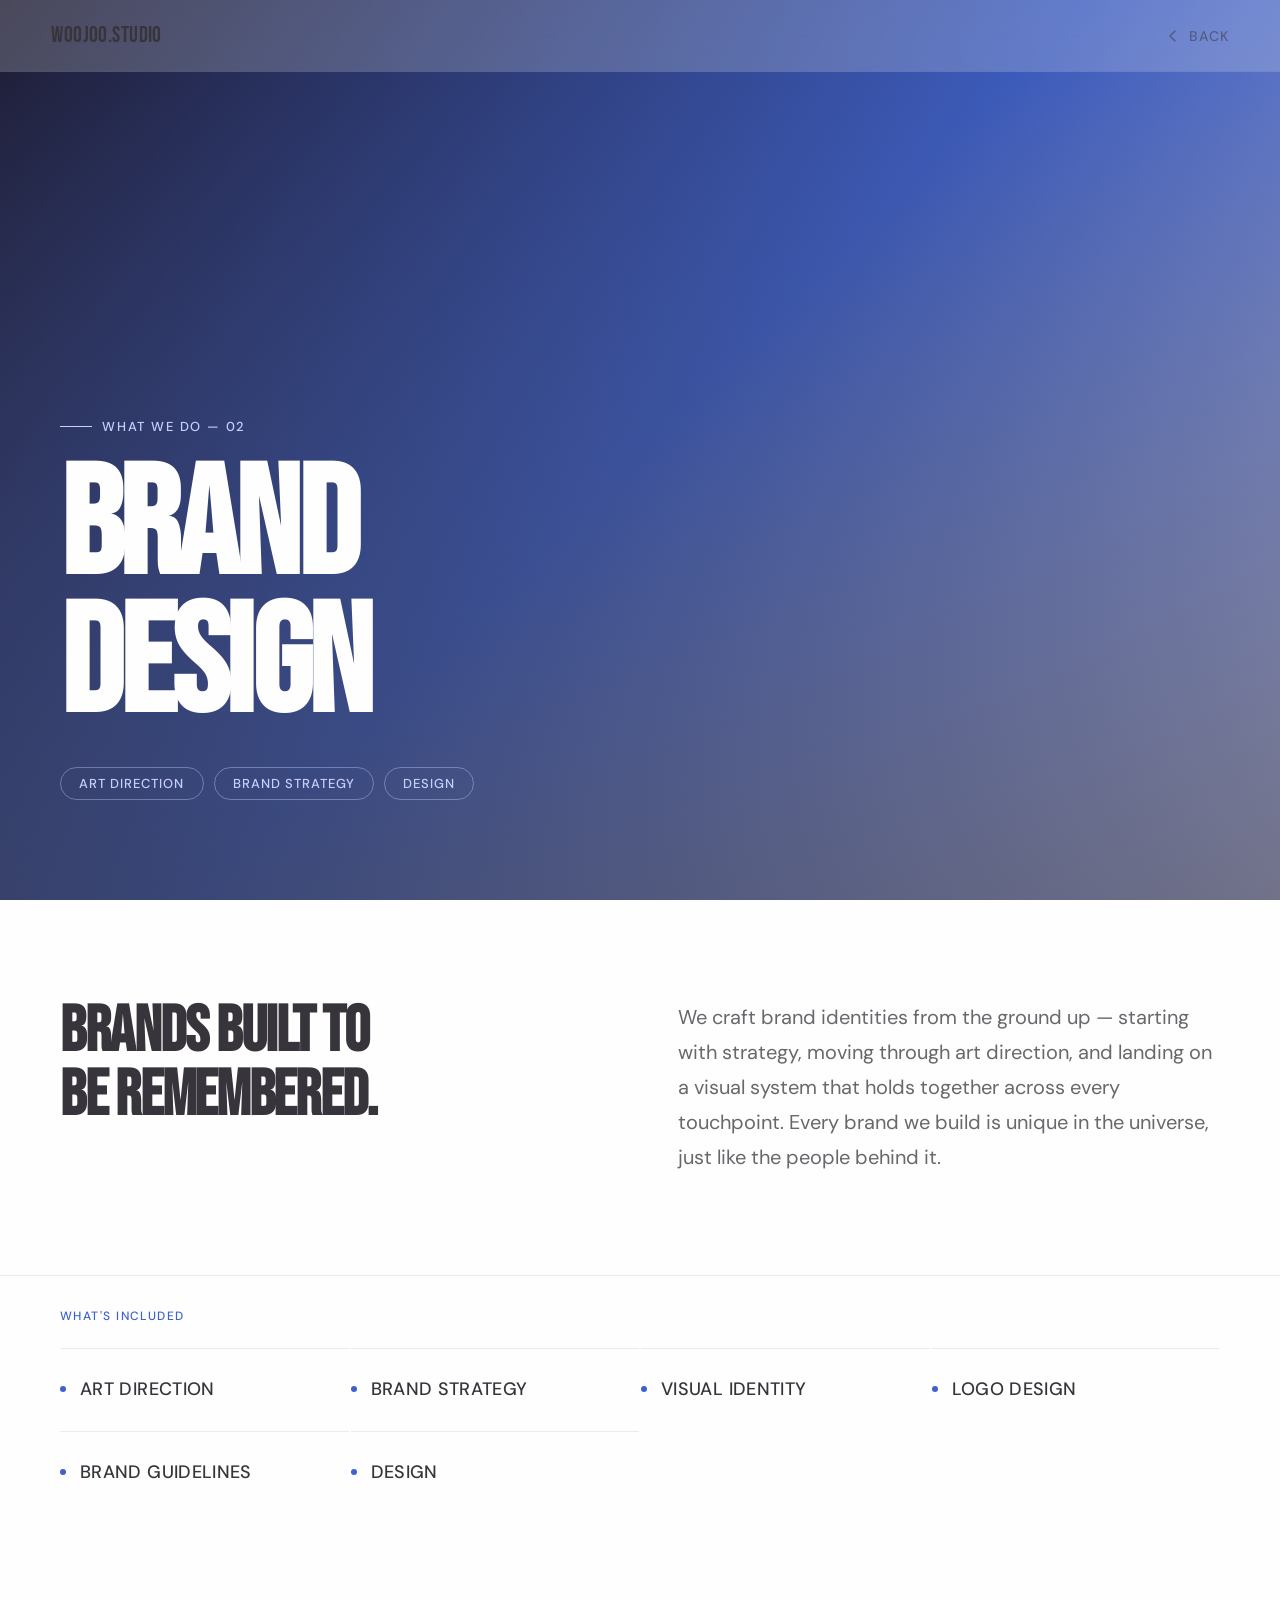
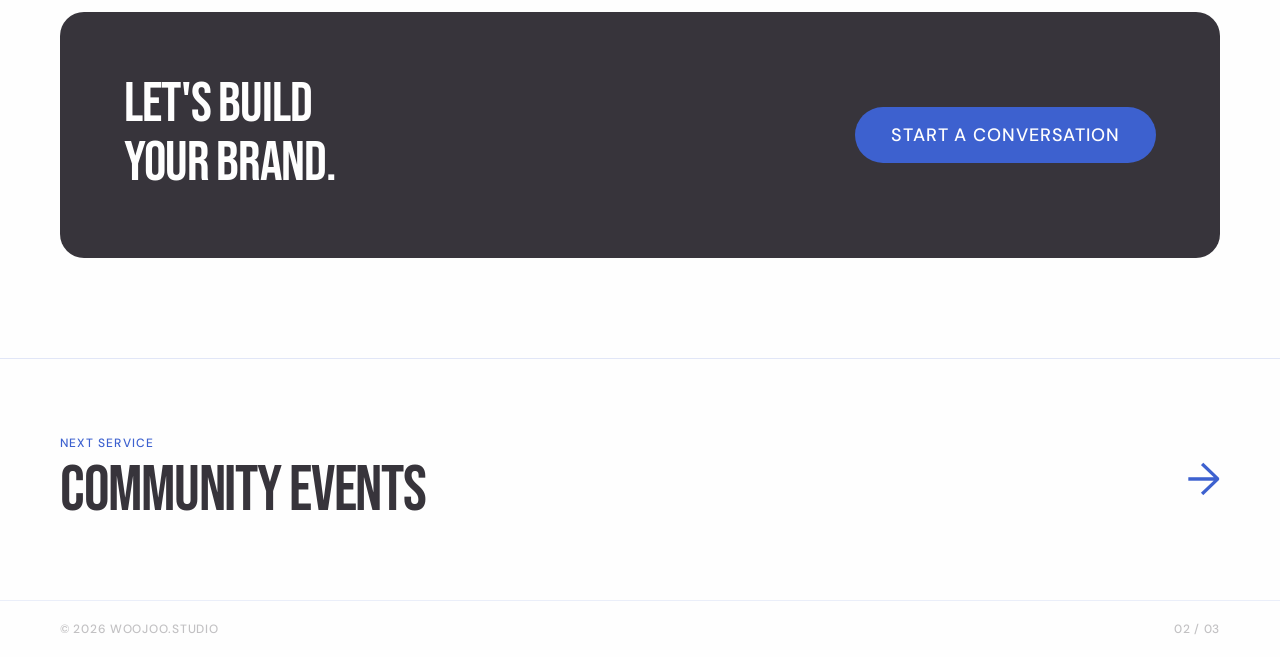
<file: services/brand/index.html>
<!DOCTYPE html>
<html lang="en">
<head>
  <meta charset="UTF-8" />
  <meta name="viewport" content="width=device-width, initial-scale=1.0" />
  <title>Brand Design — Woojoo.Studio</title>
  <link rel="preconnect" href="https://fonts.googleapis.com" />
  <link rel="preconnect" href="https://fonts.gstatic.com" crossorigin />
  <link href="https://fonts.googleapis.com/css2?family=Bebas+Neue&family=DM+Sans:wght@400;500;700&display=swap" rel="stylesheet" />
  <link rel="stylesheet" href="../service.css" />
</head>
<body>

  <nav class="nav">
    <a href="../../index.html" class="nav__logo">Woojoo.Studio</a>
    <a href="../../index.html" class="nav__back">
      <svg width="16" height="16" viewBox="0 0 16 16" fill="none">
        <path d="M10 3L5 8l5 5" stroke="currentColor" stroke-width="1.5" stroke-linecap="round" stroke-linejoin="round"/>
      </svg>
      Back
    </a>
  </nav>

  <section class="service-hero">
    <div class="service-hero__bg service-hero__bg--brand"></div>
    <div class="service-hero__overlay"></div>
    <div class="service-hero__content">
      <p class="service-hero__eyebrow">What we do — 02</p>
      <h1 class="service-hero__title">Brand<br/>Design</h1>
      <div class="service-hero__tags">
        <span class="service-hero__tag">Art Direction</span>
        <span class="service-hero__tag">Brand Strategy</span>
        <span class="service-hero__tag">Design</span>
      </div>
    </div>
  </section>

  <div class="service-body reveal">
    <h2 class="service-body__heading">Brands built to<br/>be remembered.</h2>
    <p class="service-body__text">
      We craft brand identities from the ground up — starting with strategy,
      moving through art direction, and landing on a visual system that holds
      together across every touchpoint. Every brand we build is unique in the universe,
      just like the people behind it.
    </p>
  </div>

  <div class="service-offerings reveal">
    <p class="service-offerings__title">What's included</p>
    <div class="service-offerings__grid">
      <div class="service-offering-item">
        <div class="service-offering-item__dot"></div>
        <span class="service-offering-item__label">Art Direction</span>
      </div>
      <div class="service-offering-item">
        <div class="service-offering-item__dot"></div>
        <span class="service-offering-item__label">Brand Strategy</span>
      </div>
      <div class="service-offering-item">
        <div class="service-offering-item__dot"></div>
        <span class="service-offering-item__label">Visual Identity</span>
      </div>
      <div class="service-offering-item">
        <div class="service-offering-item__dot"></div>
        <span class="service-offering-item__label">Logo Design</span>
      </div>
      <div class="service-offering-item">
        <div class="service-offering-item__dot"></div>
        <span class="service-offering-item__label">Brand Guidelines</span>
      </div>
      <div class="service-offering-item">
        <div class="service-offering-item__dot"></div>
        <span class="service-offering-item__label">Design</span>
      </div>
    </div>
  </div>

  <div class="service-cta reveal">
    <p class="service-cta__text">Let's build<br/>your brand.</p>
    <a href="mailto:hello@woojoo.studio" class="service-cta__btn">Start a conversation</a>
  </div>

  <a href="../community/index.html" class="next-service reveal">
    <div>
      <span class="next-service__label">Next Service</span>
      <p class="next-service__title">Community Events</p>
    </div>
    <span class="next-service__arrow">→</span>
  </a>

  <footer class="service-footer">
    <span>© 2026 Woojoo.Studio</span>
    <span>02 / 03</span>
  </footer>

  <script src="../service.js"></script>
</body>
</html>
</file>
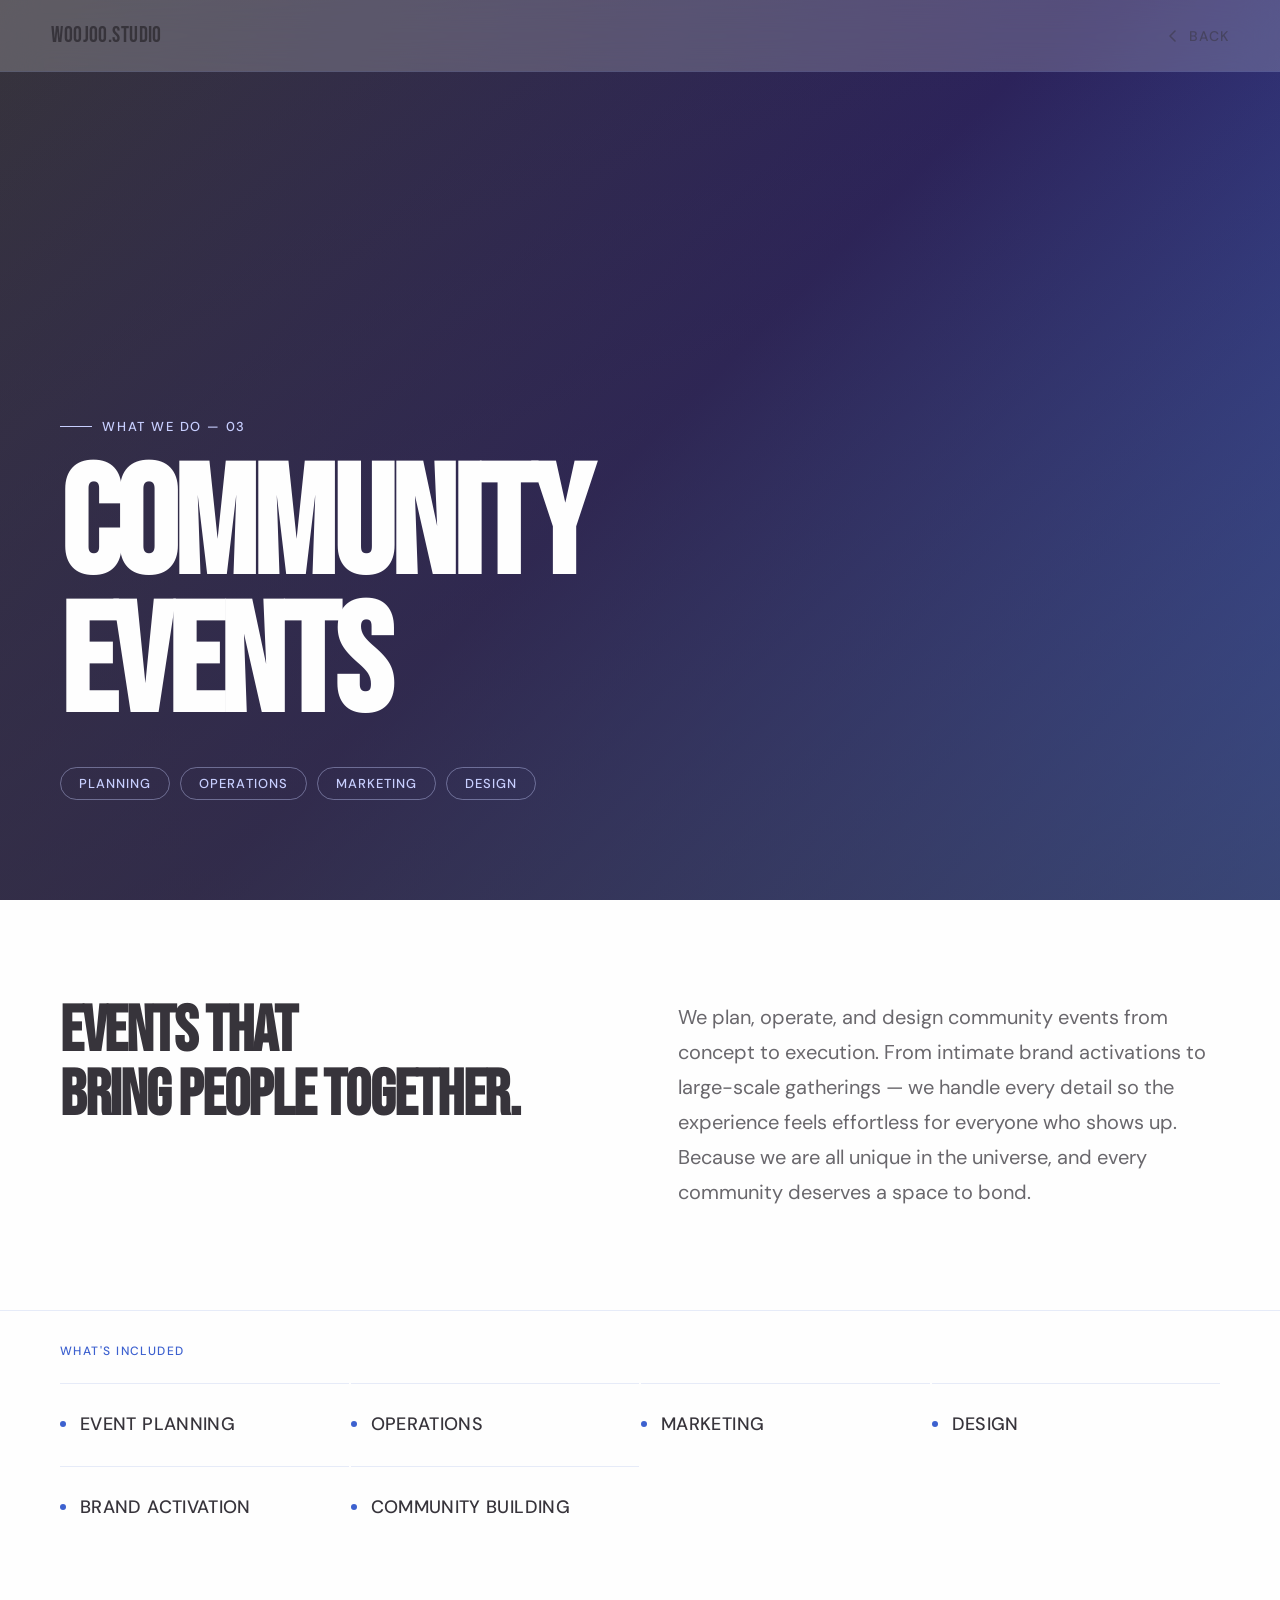
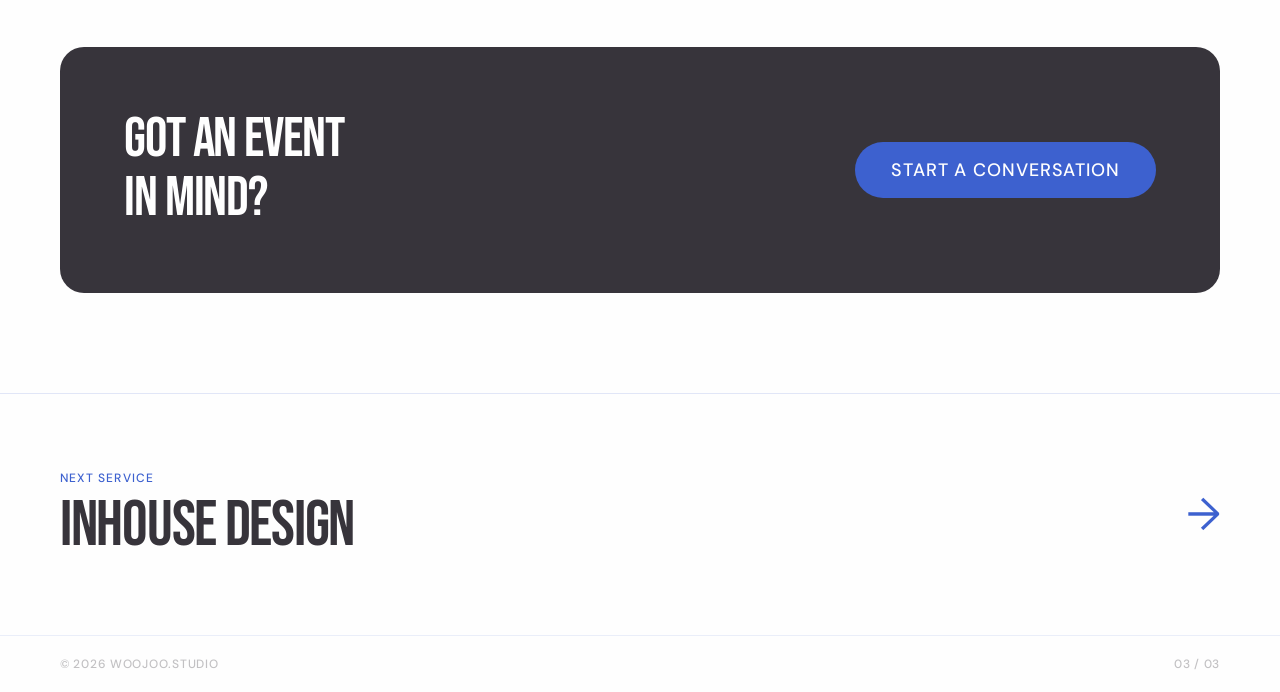
<file: services/community/index.html>
<!DOCTYPE html>
<html lang="en">
<head>
  <meta charset="UTF-8" />
  <meta name="viewport" content="width=device-width, initial-scale=1.0" />
  <title>Community Events — Woojoo.Studio</title>
  <link rel="preconnect" href="https://fonts.googleapis.com" />
  <link rel="preconnect" href="https://fonts.gstatic.com" crossorigin />
  <link href="https://fonts.googleapis.com/css2?family=Bebas+Neue&family=DM+Sans:wght@400;500;700&display=swap" rel="stylesheet" />
  <link rel="stylesheet" href="../service.css" />
</head>
<body>

  <nav class="nav">
    <a href="../../index.html" class="nav__logo">Woojoo.Studio</a>
    <a href="../../index.html" class="nav__back">
      <svg width="16" height="16" viewBox="0 0 16 16" fill="none">
        <path d="M10 3L5 8l5 5" stroke="currentColor" stroke-width="1.5" stroke-linecap="round" stroke-linejoin="round"/>
      </svg>
      Back
    </a>
  </nav>

  <section class="service-hero">
    <div class="service-hero__bg service-hero__bg--community"></div>
    <div class="service-hero__overlay"></div>
    <div class="service-hero__content">
      <p class="service-hero__eyebrow">What we do — 03</p>
      <h1 class="service-hero__title">Community<br/>Events</h1>
      <div class="service-hero__tags">
        <span class="service-hero__tag">Planning</span>
        <span class="service-hero__tag">Operations</span>
        <span class="service-hero__tag">Marketing</span>
        <span class="service-hero__tag">Design</span>
      </div>
    </div>
  </section>

  <div class="service-body reveal">
    <h2 class="service-body__heading">Events that<br/>bring people together.</h2>
    <p class="service-body__text">
      We plan, operate, and design community events from concept to execution.
      From intimate brand activations to large-scale gatherings — we handle
      every detail so the experience feels effortless for everyone who shows up.
      Because we are all unique in the universe, and every community deserves
      a space to bond.
    </p>
  </div>

  <div class="service-offerings reveal">
    <p class="service-offerings__title">What's included</p>
    <div class="service-offerings__grid">
      <div class="service-offering-item">
        <div class="service-offering-item__dot"></div>
        <span class="service-offering-item__label">Event Planning</span>
      </div>
      <div class="service-offering-item">
        <div class="service-offering-item__dot"></div>
        <span class="service-offering-item__label">Operations</span>
      </div>
      <div class="service-offering-item">
        <div class="service-offering-item__dot"></div>
        <span class="service-offering-item__label">Marketing</span>
      </div>
      <div class="service-offering-item">
        <div class="service-offering-item__dot"></div>
        <span class="service-offering-item__label">Design</span>
      </div>
      <div class="service-offering-item">
        <div class="service-offering-item__dot"></div>
        <span class="service-offering-item__label">Brand Activation</span>
      </div>
      <div class="service-offering-item">
        <div class="service-offering-item__dot"></div>
        <span class="service-offering-item__label">Community Building</span>
      </div>
    </div>
  </div>

  <div class="service-cta reveal">
    <p class="service-cta__text">Got an event<br/>in mind?</p>
    <a href="mailto:hello@woojoo.studio" class="service-cta__btn">Start a conversation</a>
  </div>

  <a href="../inhouse/index.html" class="next-service reveal">
    <div>
      <span class="next-service__label">Next Service</span>
      <p class="next-service__title">Inhouse Design</p>
    </div>
    <span class="next-service__arrow">→</span>
  </a>

  <footer class="service-footer">
    <span>© 2026 Woojoo.Studio</span>
    <span>03 / 03</span>
  </footer>

  <script src="../service.js"></script>
</body>
</html>
</file>
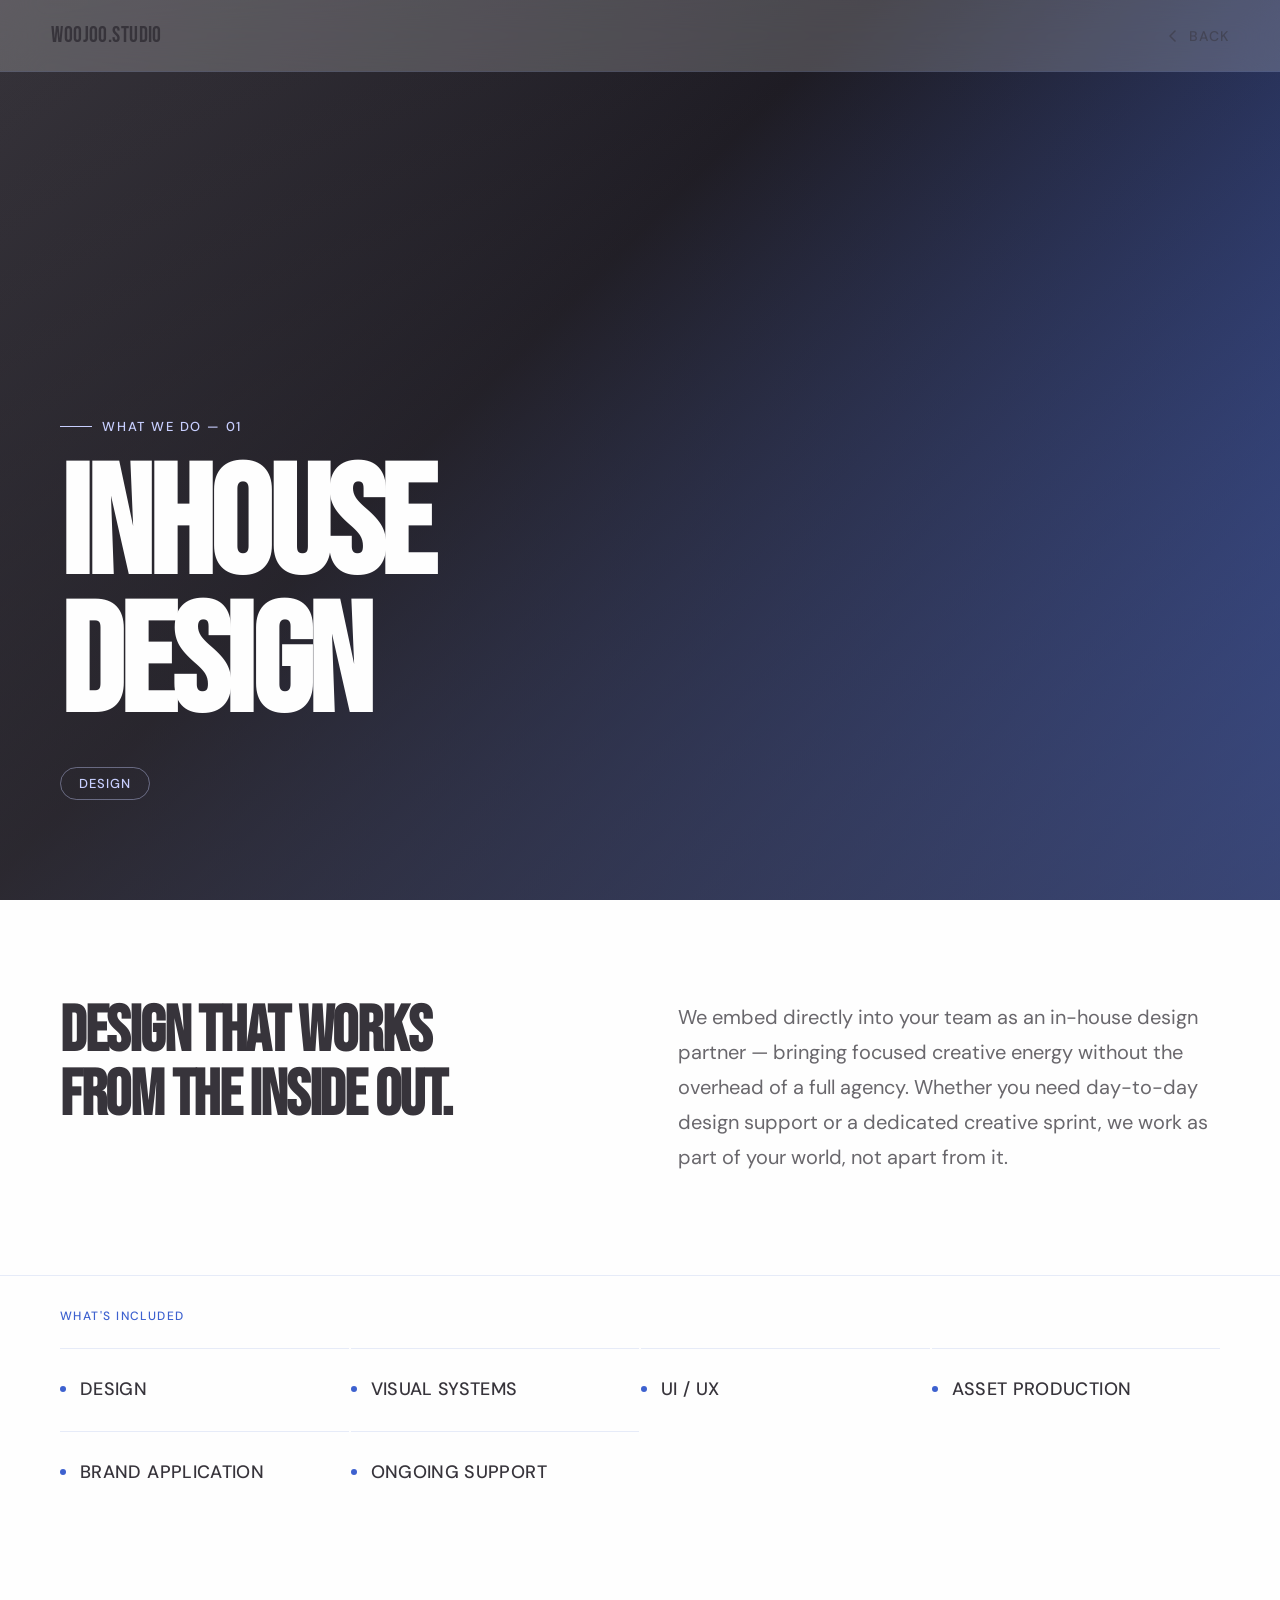
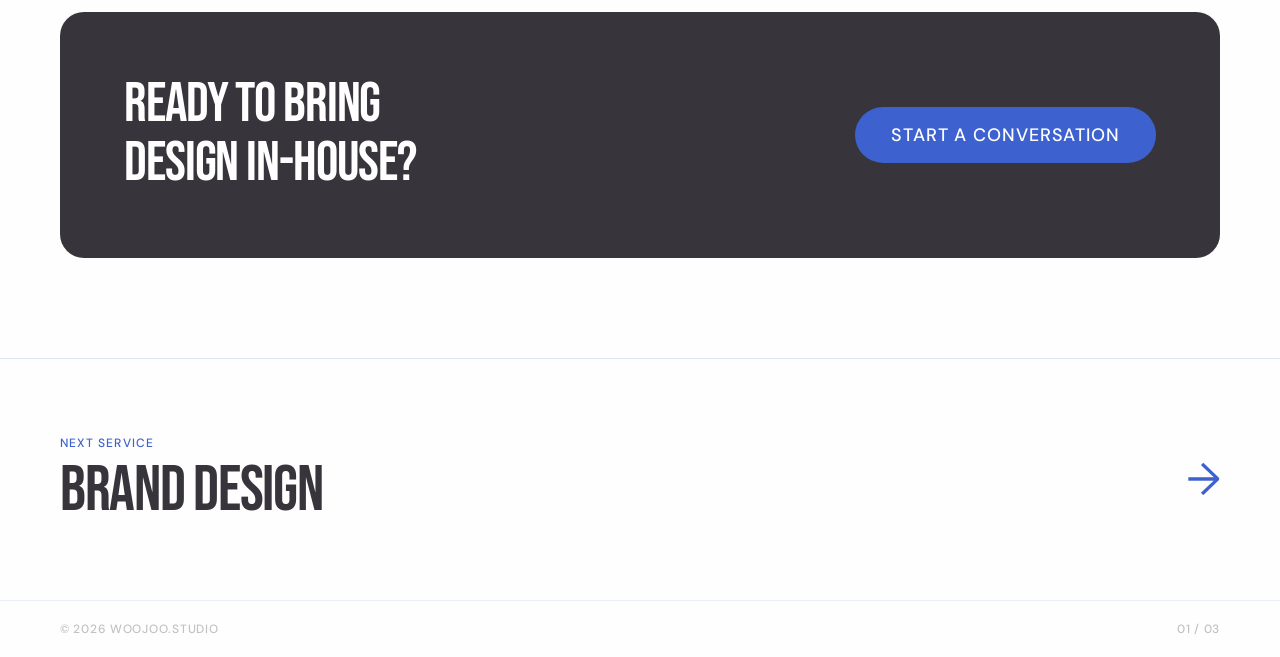
<file: services/inhouse/index.html>
<!DOCTYPE html>
<html lang="en">
<head>
  <meta charset="UTF-8" />
  <meta name="viewport" content="width=device-width, initial-scale=1.0" />
  <title>Inhouse Design — Woojoo.Studio</title>
  <link rel="preconnect" href="https://fonts.googleapis.com" />
  <link rel="preconnect" href="https://fonts.gstatic.com" crossorigin />
  <link href="https://fonts.googleapis.com/css2?family=Bebas+Neue&family=DM+Sans:wght@400;500;700&display=swap" rel="stylesheet" />
  <link rel="stylesheet" href="../service.css" />
</head>
<body>

  <nav class="nav">
    <a href="../../index.html" class="nav__logo">Woojoo.Studio</a>
    <a href="../../index.html" class="nav__back">
      <svg width="16" height="16" viewBox="0 0 16 16" fill="none">
        <path d="M10 3L5 8l5 5" stroke="currentColor" stroke-width="1.5" stroke-linecap="round" stroke-linejoin="round"/>
      </svg>
      Back
    </a>
  </nav>

  <section class="service-hero">
    <div class="service-hero__bg service-hero__bg--inhouse"></div>
    <div class="service-hero__overlay"></div>
    <div class="service-hero__content">
      <p class="service-hero__eyebrow">What we do — 01</p>
      <h1 class="service-hero__title">Inhouse<br/>Design</h1>
      <div class="service-hero__tags">
        <span class="service-hero__tag">Design</span>
      </div>
    </div>
  </section>

  <div class="service-body reveal">
    <h2 class="service-body__heading">Design that works<br/>from the inside out.</h2>
    <p class="service-body__text">
      We embed directly into your team as an in-house design partner —
      bringing focused creative energy without the overhead of a full agency.
      Whether you need day-to-day design support or a dedicated creative sprint,
      we work as part of your world, not apart from it.
    </p>
  </div>

  <div class="service-offerings reveal">
    <p class="service-offerings__title">What's included</p>
    <div class="service-offerings__grid">
      <div class="service-offering-item">
        <div class="service-offering-item__dot"></div>
        <span class="service-offering-item__label">Design</span>
      </div>
      <div class="service-offering-item">
        <div class="service-offering-item__dot"></div>
        <span class="service-offering-item__label">Visual Systems</span>
      </div>
      <div class="service-offering-item">
        <div class="service-offering-item__dot"></div>
        <span class="service-offering-item__label">UI / UX</span>
      </div>
      <div class="service-offering-item">
        <div class="service-offering-item__dot"></div>
        <span class="service-offering-item__label">Asset Production</span>
      </div>
      <div class="service-offering-item">
        <div class="service-offering-item__dot"></div>
        <span class="service-offering-item__label">Brand Application</span>
      </div>
      <div class="service-offering-item">
        <div class="service-offering-item__dot"></div>
        <span class="service-offering-item__label">Ongoing Support</span>
      </div>
    </div>
  </div>

  <div class="service-cta reveal">
    <p class="service-cta__text">Ready to bring<br/>design in-house?</p>
    <a href="mailto:hello@woojoo.studio" class="service-cta__btn">Start a conversation</a>
  </div>

  <a href="../brand/index.html" class="next-service reveal">
    <div>
      <span class="next-service__label">Next Service</span>
      <p class="next-service__title">Brand Design</p>
    </div>
    <span class="next-service__arrow">→</span>
  </a>

  <footer class="service-footer">
    <span>© 2026 Woojoo.Studio</span>
    <span>01 / 03</span>
  </footer>

  <script src="../service.js"></script>
</body>
</html>
</file>
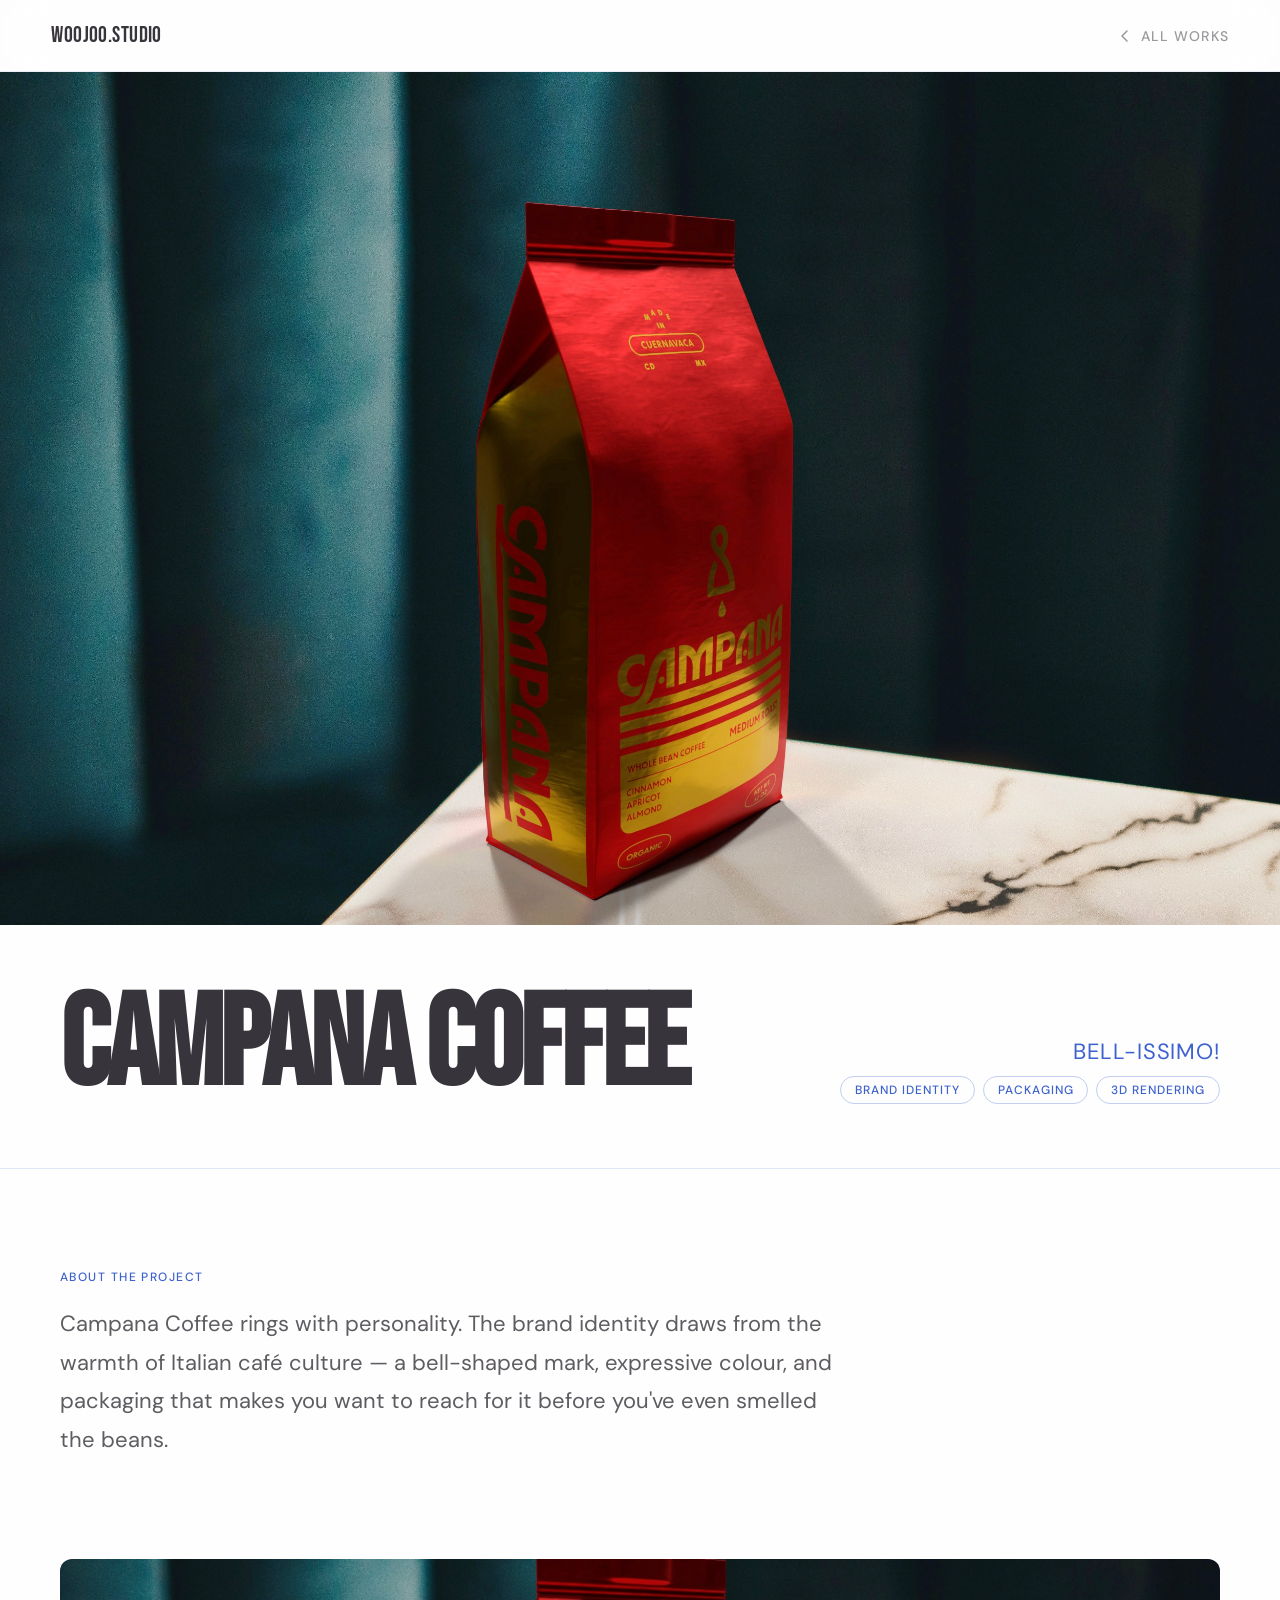
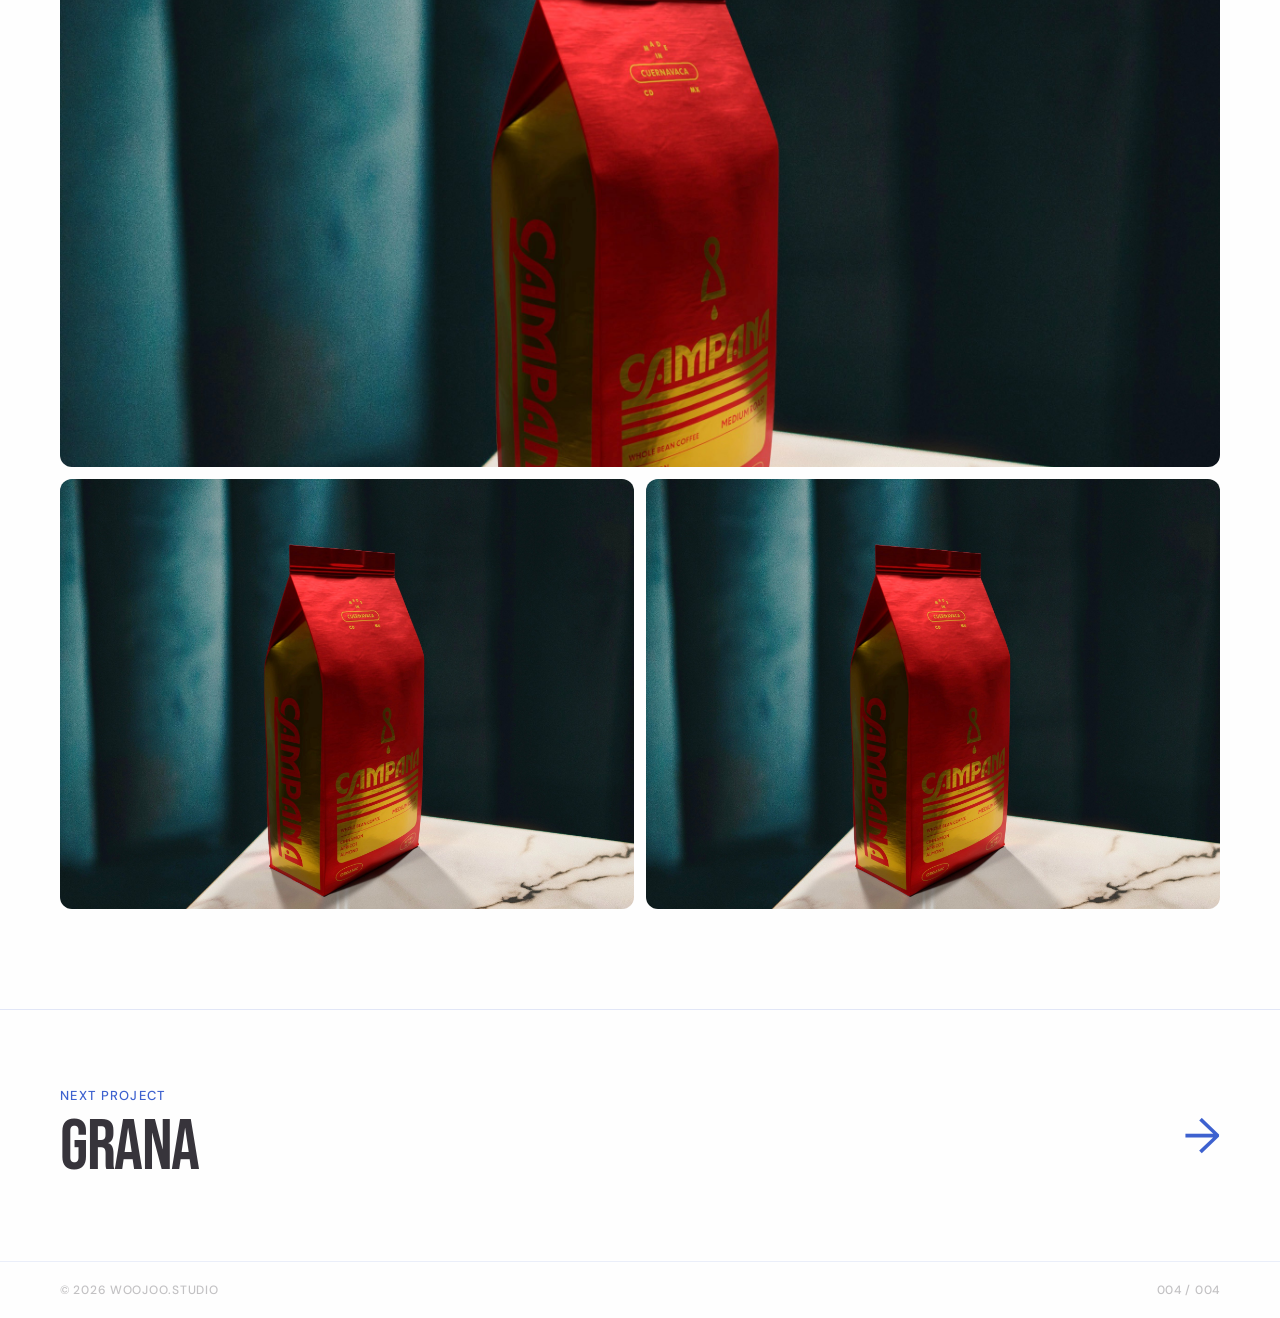
<file: works/campana/index.html>
<!DOCTYPE html>
<html lang="en">
<head>
  <meta charset="UTF-8" />
  <meta name="viewport" content="width=device-width, initial-scale=1.0" />
  <title>Campana Coffee — Woojoo.Studio</title>
  <link rel="preconnect" href="https://fonts.googleapis.com" />
  <link rel="preconnect" href="https://fonts.gstatic.com" crossorigin />
  <link href="https://fonts.googleapis.com/css2?family=Bebas+Neue&family=DM+Sans:wght@400;500;700&display=swap" rel="stylesheet" />
  <link rel="stylesheet" href="../project.css" />
</head>
<body>

  <nav class="nav">
    <a href="../../index.html" class="nav__logo">Woojoo.Studio</a>
    <a href="../../index.html#works" class="nav__back">
      <svg width="16" height="16" viewBox="0 0 16 16" fill="none">
        <path d="M10 3L5 8l5 5" stroke="currentColor" stroke-width="1.5" stroke-linecap="round" stroke-linejoin="round"/>
      </svg>
      All Works
    </a>
  </nav>

  <section class="project-hero">
    <div class="project-hero__media">
      <img src="../../assets/images/work-campana.png" alt="Campana Coffee" />
    </div>
    <div class="project-hero__info">
      <h1 class="project-hero__title">Campana Coffee</h1>
      <div class="project-hero__meta">
        <p class="project-hero__desc">Bell-issimo!</p>
        <div class="project-hero__tags">
          <span class="project-hero__tag">Brand Identity</span>
          <span class="project-hero__tag">Packaging</span>
          <span class="project-hero__tag">3D Rendering</span>
        </div>
      </div>
    </div>
  </section>

  <div class="project-content reveal">
    <span class="project-content__label">About the Project</span>
    <p class="project-content__body">
      Campana Coffee rings with personality. The brand identity draws from
      the warmth of Italian café culture — a bell-shaped mark, expressive
      colour, and packaging that makes you want to reach for it before
      you've even smelled the beans.
    </p>
  </div>

  <div class="project-gallery reveal">
    <img src="../../assets/images/work-campana.png" alt="Campana overview" />
    <img src="../../assets/images/work-campana.png" alt="Campana detail 1" />
    <img src="../../assets/images/work-campana.png" alt="Campana detail 2" />
  </div>

  <a href="../grana/index.html" class="next-project reveal">
    <div>
      <span class="next-project__label">Next Project</span>
      <p class="next-project__title">Grana</p>
    </div>
    <span class="next-project__arrow">→</span>
  </a>

  <footer class="project-footer">
    <span>© 2026 Woojoo.Studio</span>
    <span>004 / 004</span>
  </footer>

  <script src="../project.js"></script>
</body>
</html>
</file>
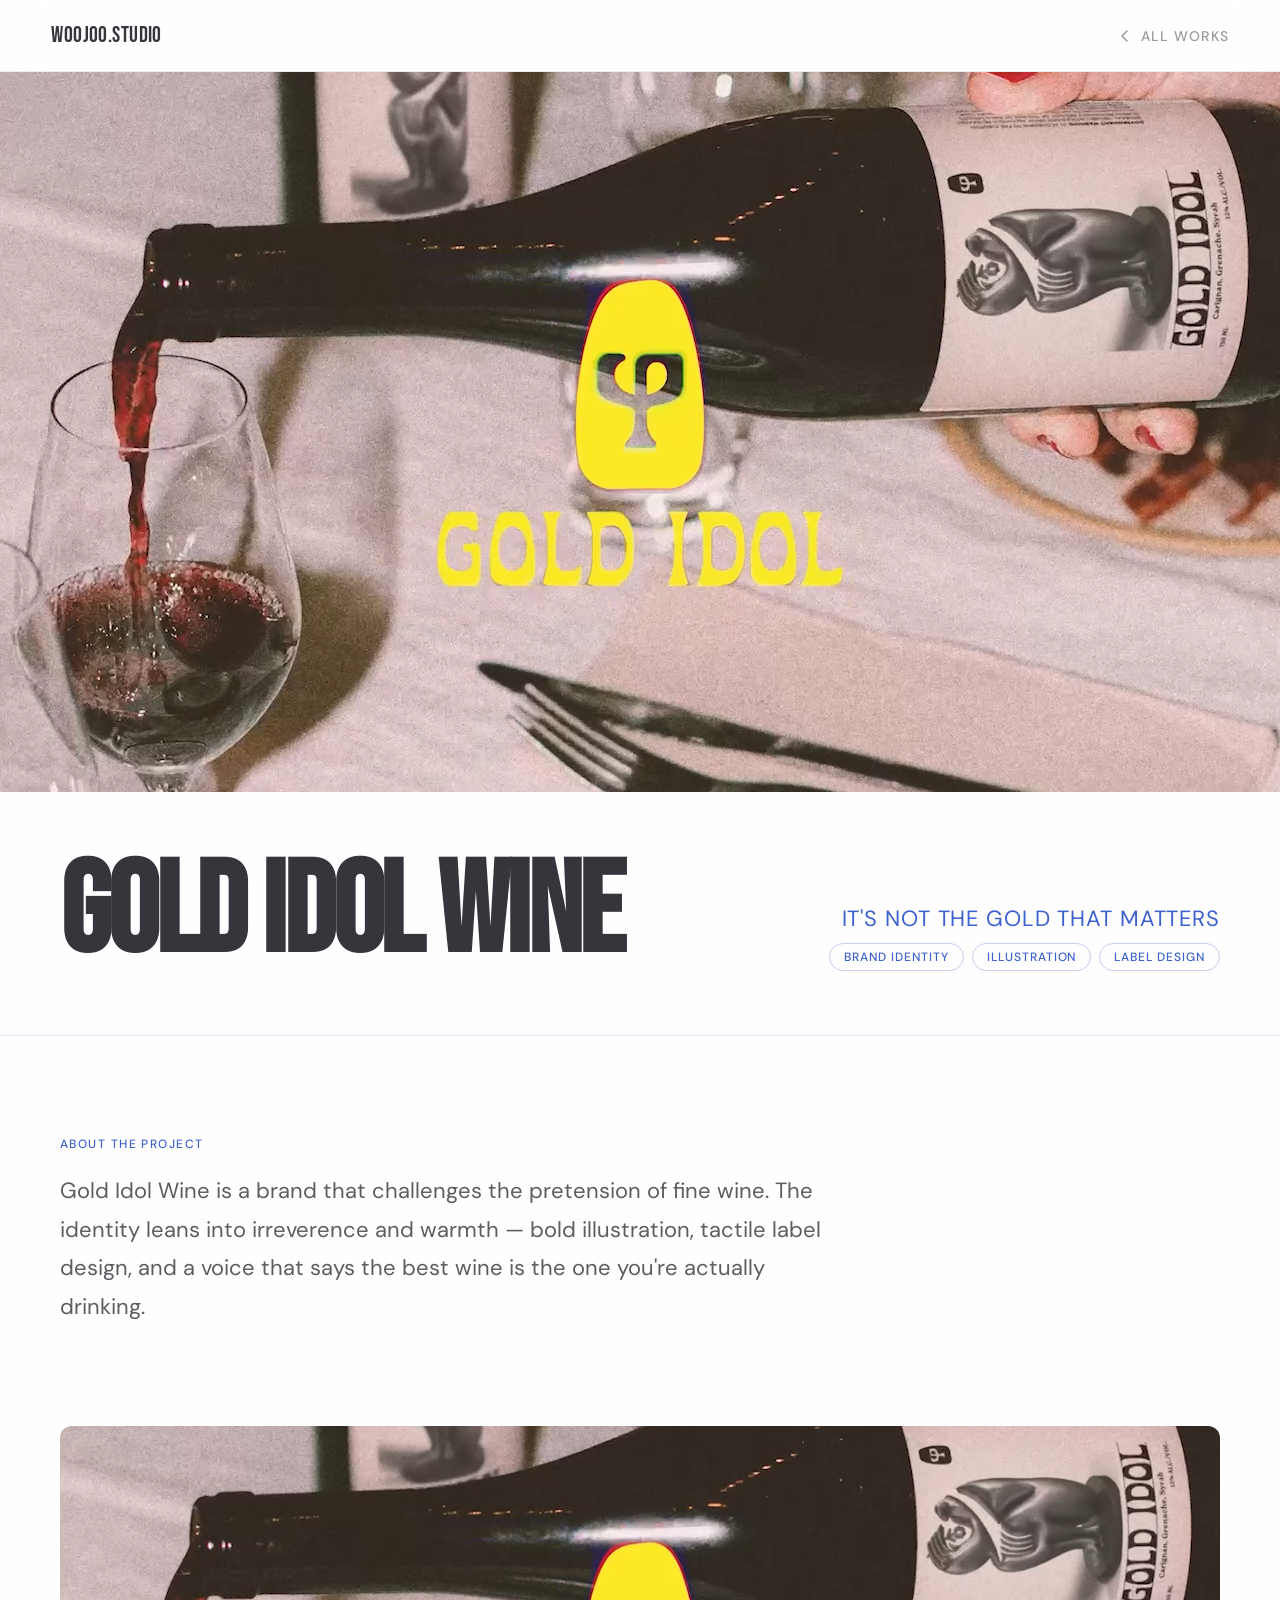
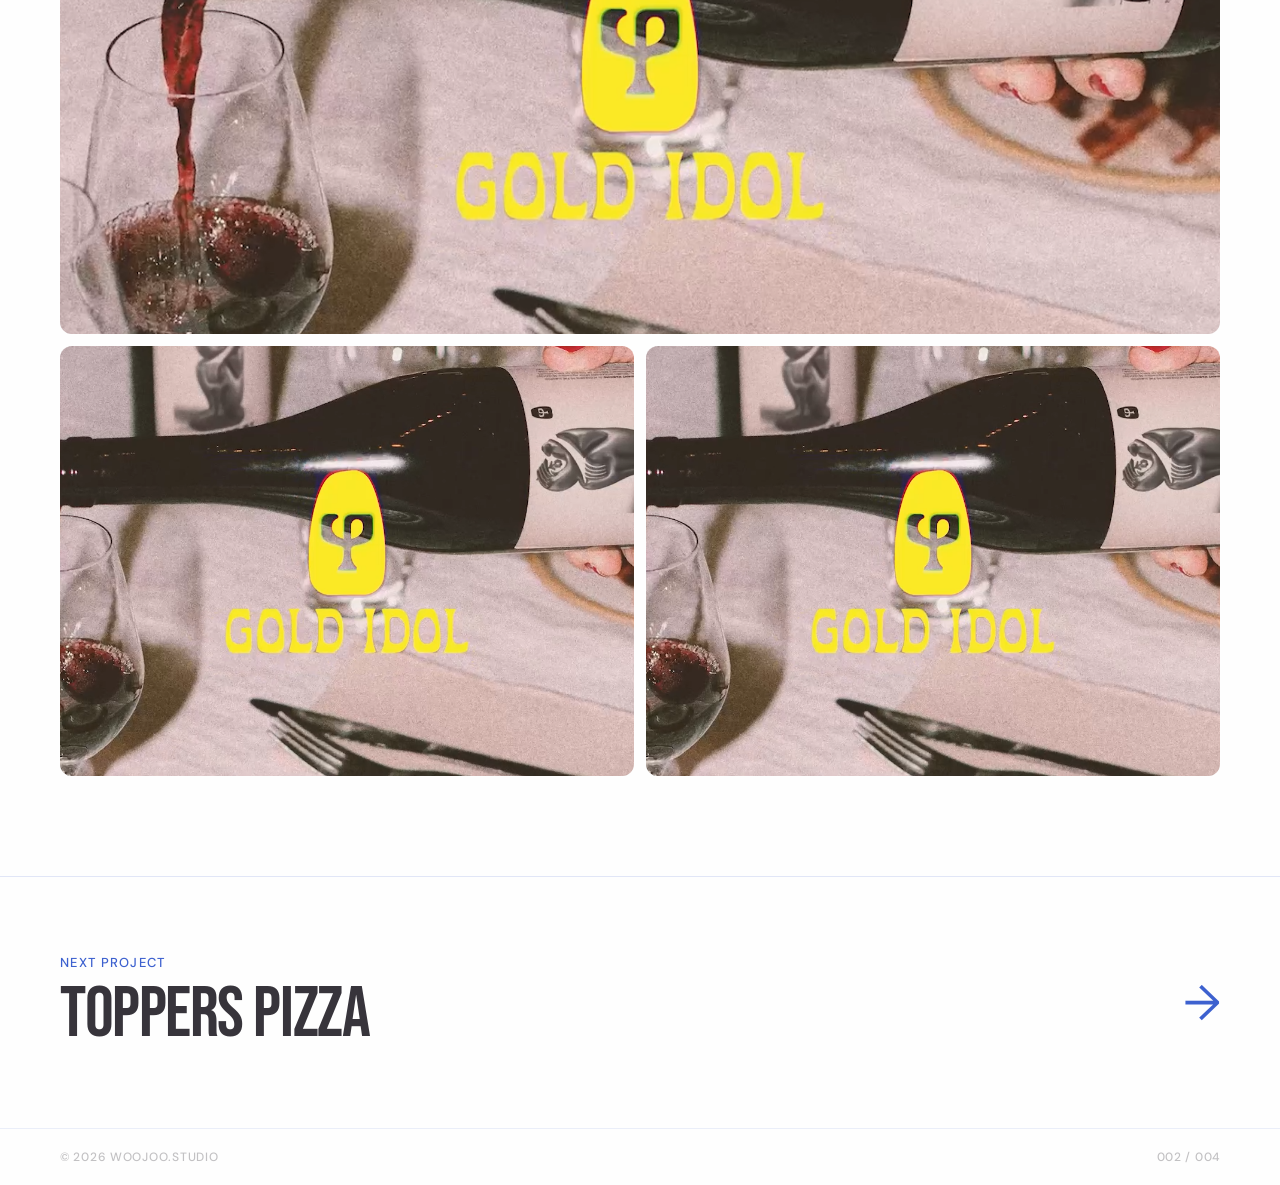
<file: works/gold-idol/index.html>
<!DOCTYPE html>
<html lang="en">
<head>
  <meta charset="UTF-8" />
  <meta name="viewport" content="width=device-width, initial-scale=1.0" />
  <title>Gold Idol Wine — Woojoo.Studio</title>
  <link rel="preconnect" href="https://fonts.googleapis.com" />
  <link rel="preconnect" href="https://fonts.gstatic.com" crossorigin />
  <link href="https://fonts.googleapis.com/css2?family=Bebas+Neue&family=DM+Sans:wght@400;500;700&display=swap" rel="stylesheet" />
  <link rel="stylesheet" href="../project.css" />
</head>
<body>

  <nav class="nav">
    <a href="../../index.html" class="nav__logo">Woojoo.Studio</a>
    <a href="../../index.html#works" class="nav__back">
      <svg width="16" height="16" viewBox="0 0 16 16" fill="none">
        <path d="M10 3L5 8l5 5" stroke="currentColor" stroke-width="1.5" stroke-linecap="round" stroke-linejoin="round"/>
      </svg>
      All Works
    </a>
  </nav>

  <section class="project-hero">
    <div class="project-hero__media">
      <img src="../../assets/images/work-gold-idol.png" alt="Gold Idol Wine" />
    </div>
    <div class="project-hero__info">
      <h1 class="project-hero__title">Gold Idol Wine</h1>
      <div class="project-hero__meta">
        <p class="project-hero__desc">It's not the gold that matters</p>
        <div class="project-hero__tags">
          <span class="project-hero__tag">Brand Identity</span>
          <span class="project-hero__tag">Illustration</span>
          <span class="project-hero__tag">Label Design</span>
        </div>
      </div>
    </div>
  </section>

  <div class="project-content reveal">
    <span class="project-content__label">About the Project</span>
    <p class="project-content__body">
      Gold Idol Wine is a brand that challenges the pretension of fine wine.
      The identity leans into irreverence and warmth — bold illustration,
      tactile label design, and a voice that says the best wine is the one
      you're actually drinking.
    </p>
  </div>

  <div class="project-gallery reveal">
    <img src="../../assets/images/work-gold-idol.png" alt="Gold Idol overview" />
    <img src="../../assets/images/work-gold-idol.png" alt="Gold Idol detail 1" />
    <img src="../../assets/images/work-gold-idol.png" alt="Gold Idol detail 2" />
  </div>

  <a href="../toppers/index.html" class="next-project reveal">
    <div>
      <span class="next-project__label">Next Project</span>
      <p class="next-project__title">Toppers Pizza</p>
    </div>
    <span class="next-project__arrow">→</span>
  </a>

  <footer class="project-footer">
    <span>© 2026 Woojoo.Studio</span>
    <span>002 / 004</span>
  </footer>

  <script src="../project.js"></script>
</body>
</html>
</file>
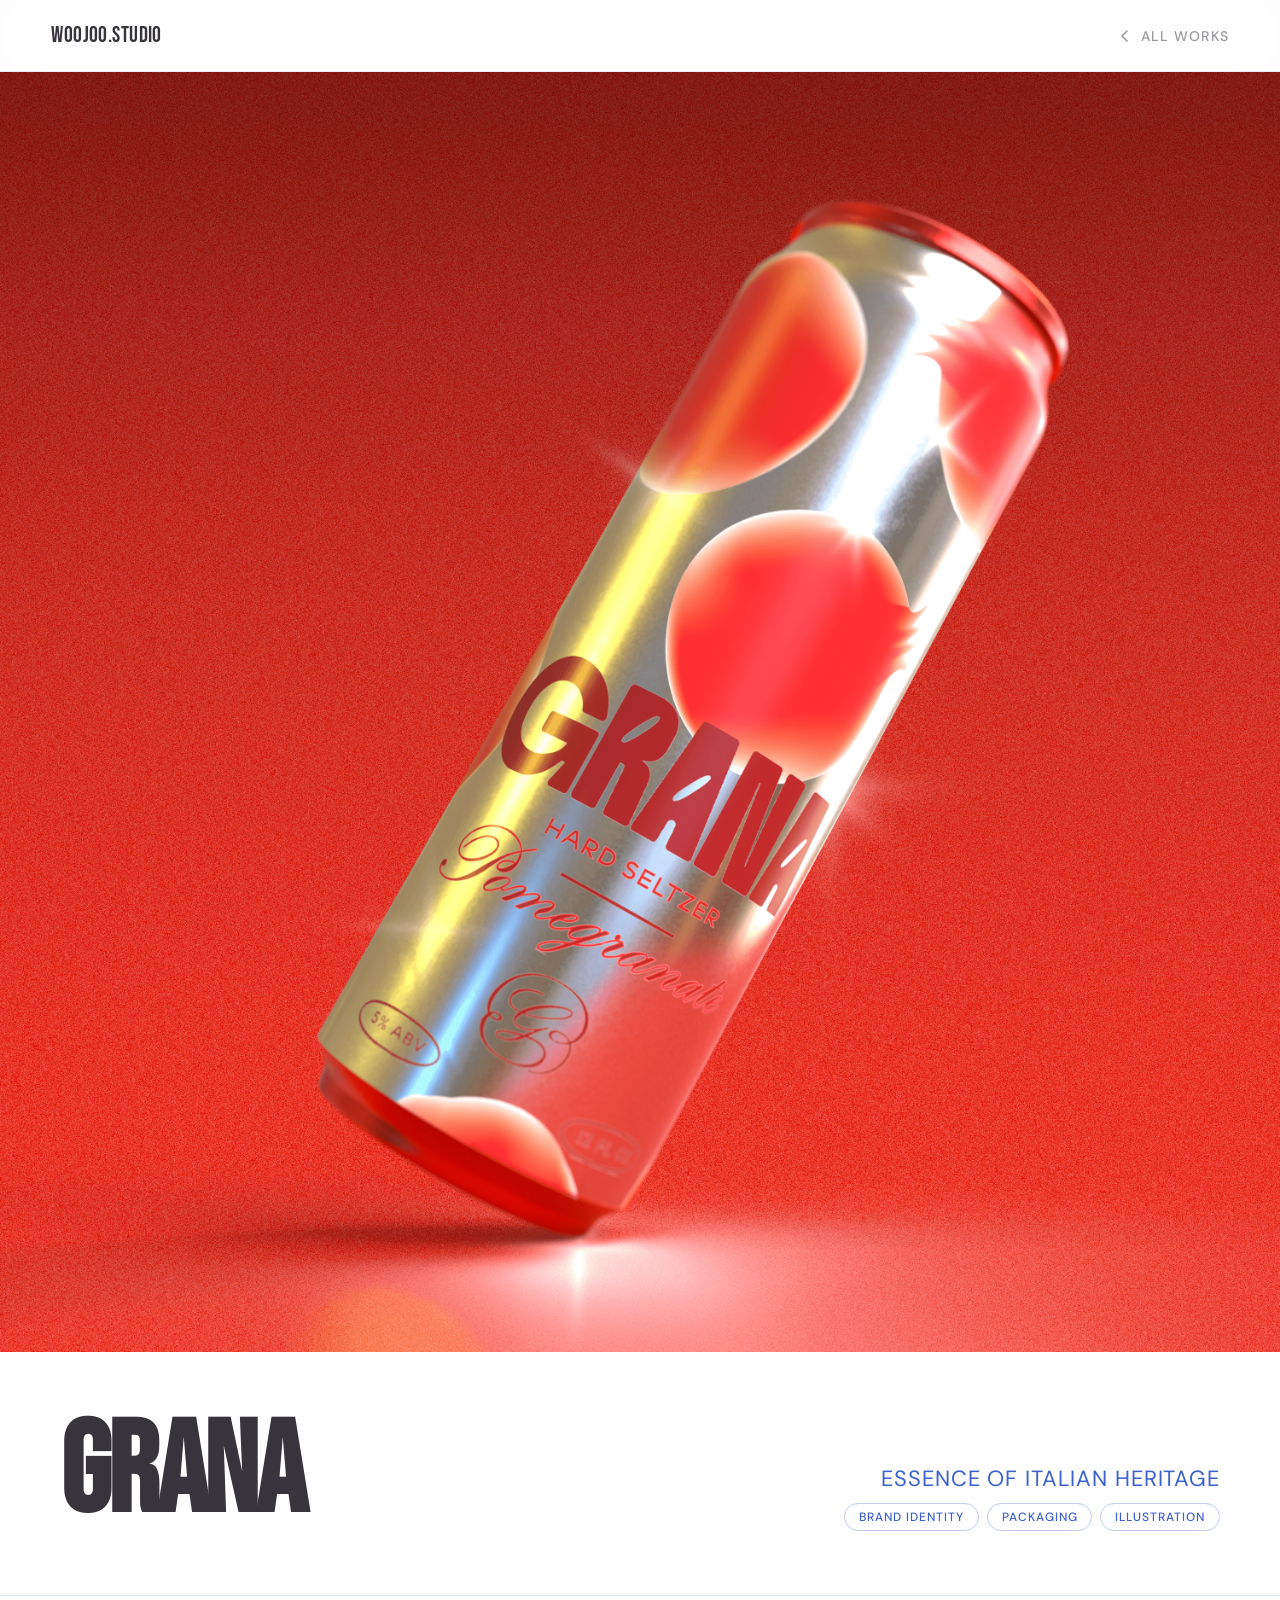
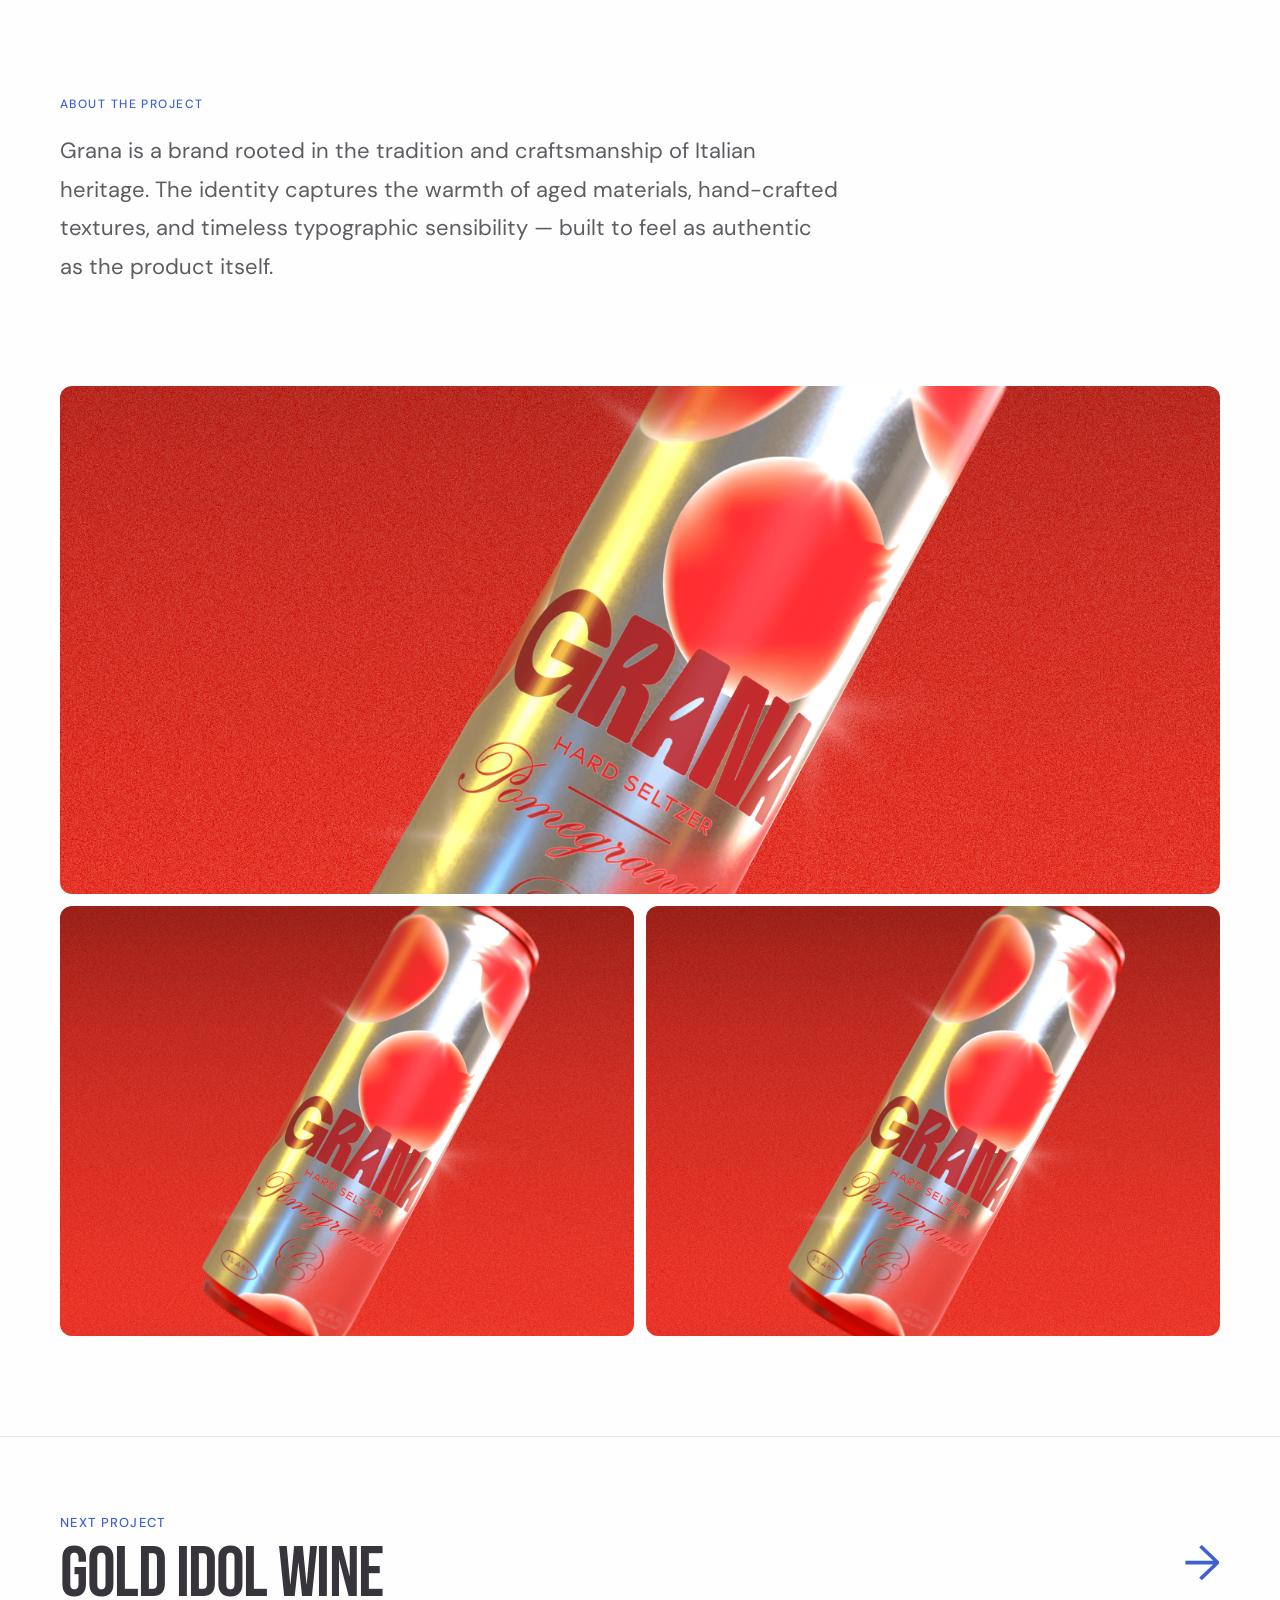
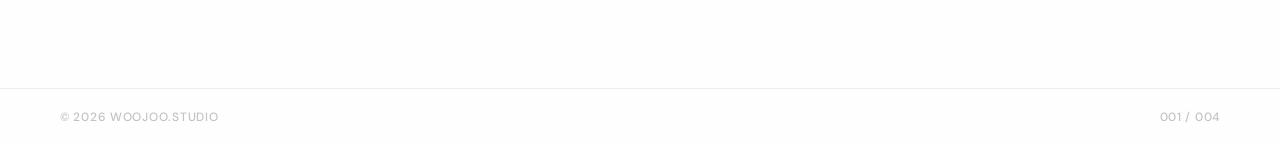
<file: works/grana/index.html>
<!DOCTYPE html>
<html lang="en">
<head>
  <meta charset="UTF-8" />
  <meta name="viewport" content="width=device-width, initial-scale=1.0" />
  <title>Grana — Woojoo.Studio</title>
  <link rel="preconnect" href="https://fonts.googleapis.com" />
  <link rel="preconnect" href="https://fonts.gstatic.com" crossorigin />
  <link href="https://fonts.googleapis.com/css2?family=Bebas+Neue&family=DM+Sans:wght@400;500;700&display=swap" rel="stylesheet" />
  <link rel="stylesheet" href="../project.css" />
</head>
<body>

  <nav class="nav">
    <a href="../../index.html" class="nav__logo">Woojoo.Studio</a>
    <a href="../../index.html#works" class="nav__back">
      <svg width="16" height="16" viewBox="0 0 16 16" fill="none">
        <path d="M10 3L5 8l5 5" stroke="currentColor" stroke-width="1.5" stroke-linecap="round" stroke-linejoin="round"/>
      </svg>
      All Works
    </a>
  </nav>

  <section class="project-hero">
    <div class="project-hero__media">
      <img src="../../assets/images/work-grana.png" alt="Grana" />
    </div>
    <div class="project-hero__info">
      <h1 class="project-hero__title">Grana</h1>
      <div class="project-hero__meta">
        <p class="project-hero__desc">Essence of Italian Heritage</p>
        <div class="project-hero__tags">
          <span class="project-hero__tag">Brand Identity</span>
          <span class="project-hero__tag">Packaging</span>
          <span class="project-hero__tag">Illustration</span>
        </div>
      </div>
    </div>
  </section>

  <div class="project-content reveal">
    <span class="project-content__label">About the Project</span>
    <p class="project-content__body">
      Grana is a brand rooted in the tradition and craftsmanship of Italian heritage.
      The identity captures the warmth of aged materials, hand-crafted textures,
      and timeless typographic sensibility — built to feel as authentic as the product itself.
    </p>
  </div>

  <div class="project-gallery reveal">
    <img src="../../assets/images/work-grana.png" alt="Grana overview" />
    <img src="../../assets/images/work-grana.png" alt="Grana detail 1" />
    <img src="../../assets/images/work-grana.png" alt="Grana detail 2" />
  </div>

  <a href="../gold-idol/index.html" class="next-project reveal">
    <div>
      <span class="next-project__label">Next Project</span>
      <p class="next-project__title">Gold Idol Wine</p>
    </div>
    <span class="next-project__arrow">→</span>
  </a>

  <footer class="project-footer">
    <span>© 2026 Woojoo.Studio</span>
    <span>001 / 004</span>
  </footer>

  <script src="../project.js"></script>
</body>
</html>
</file>
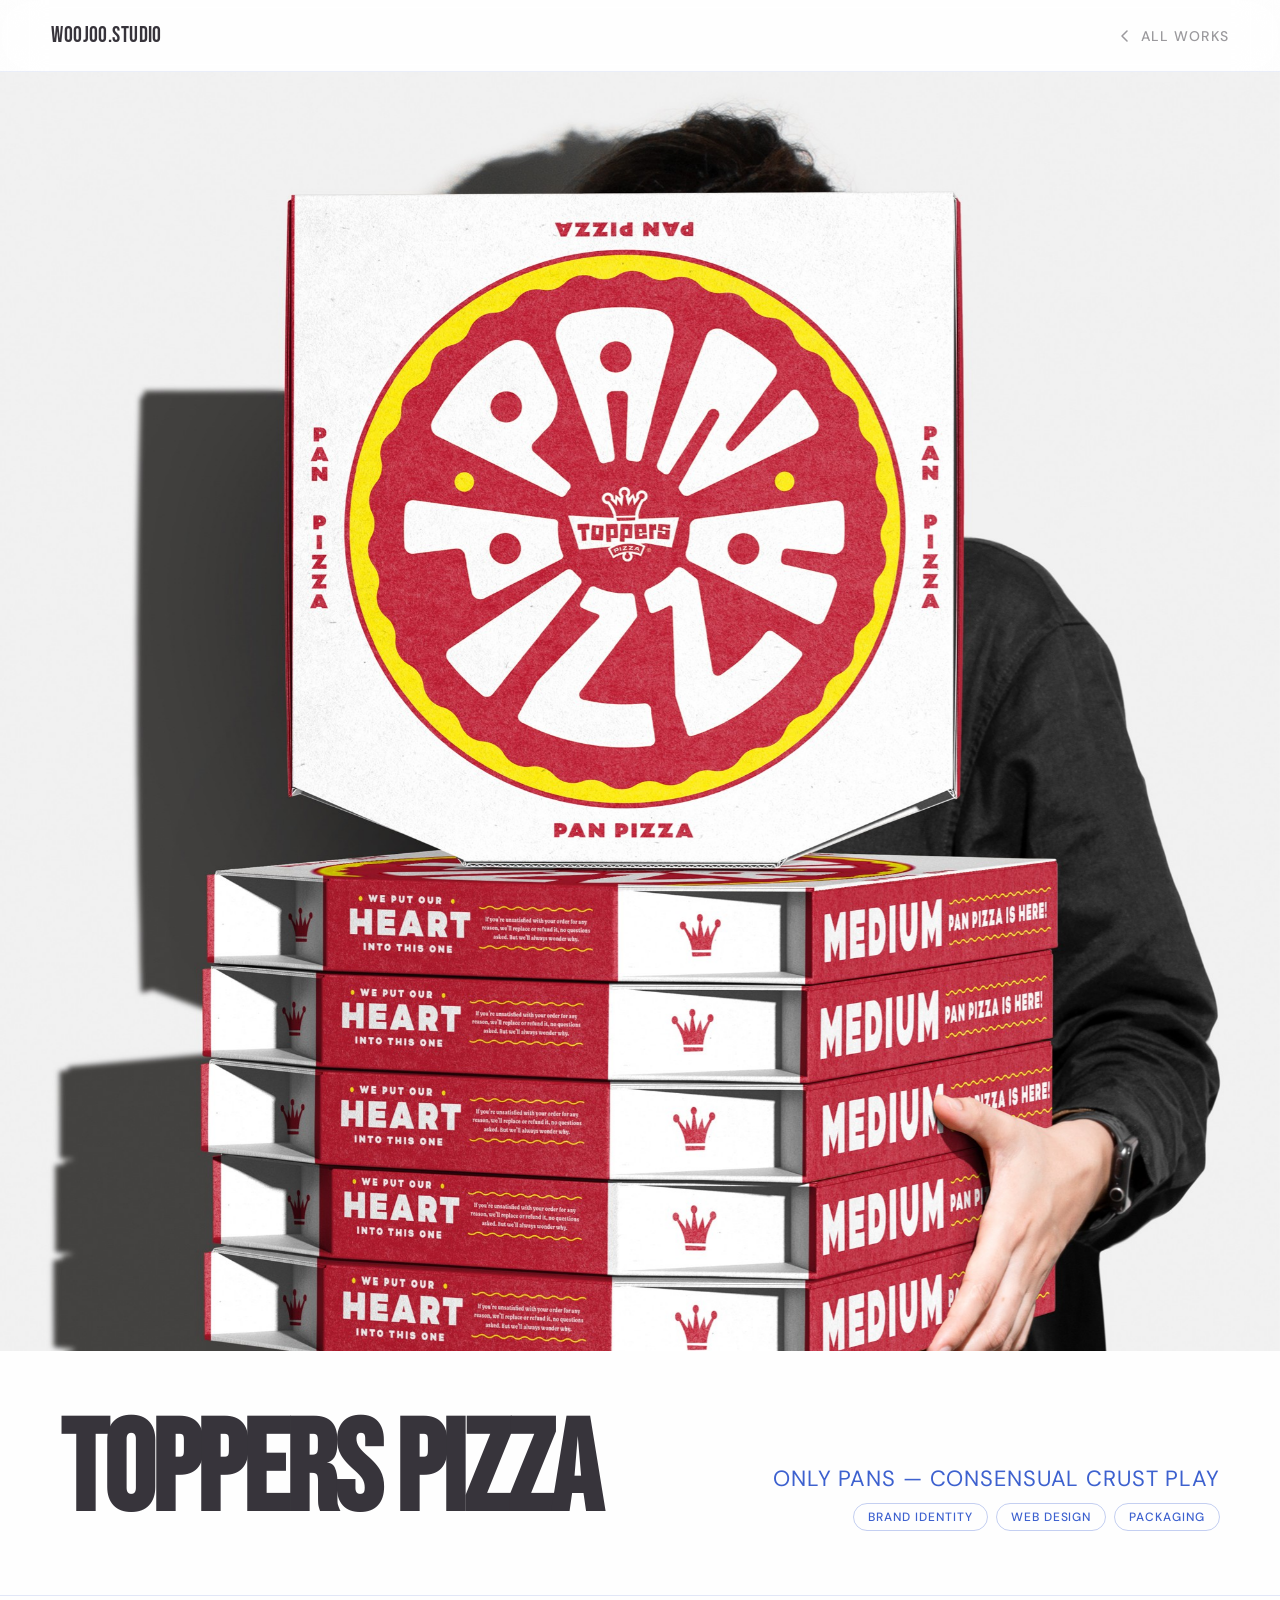
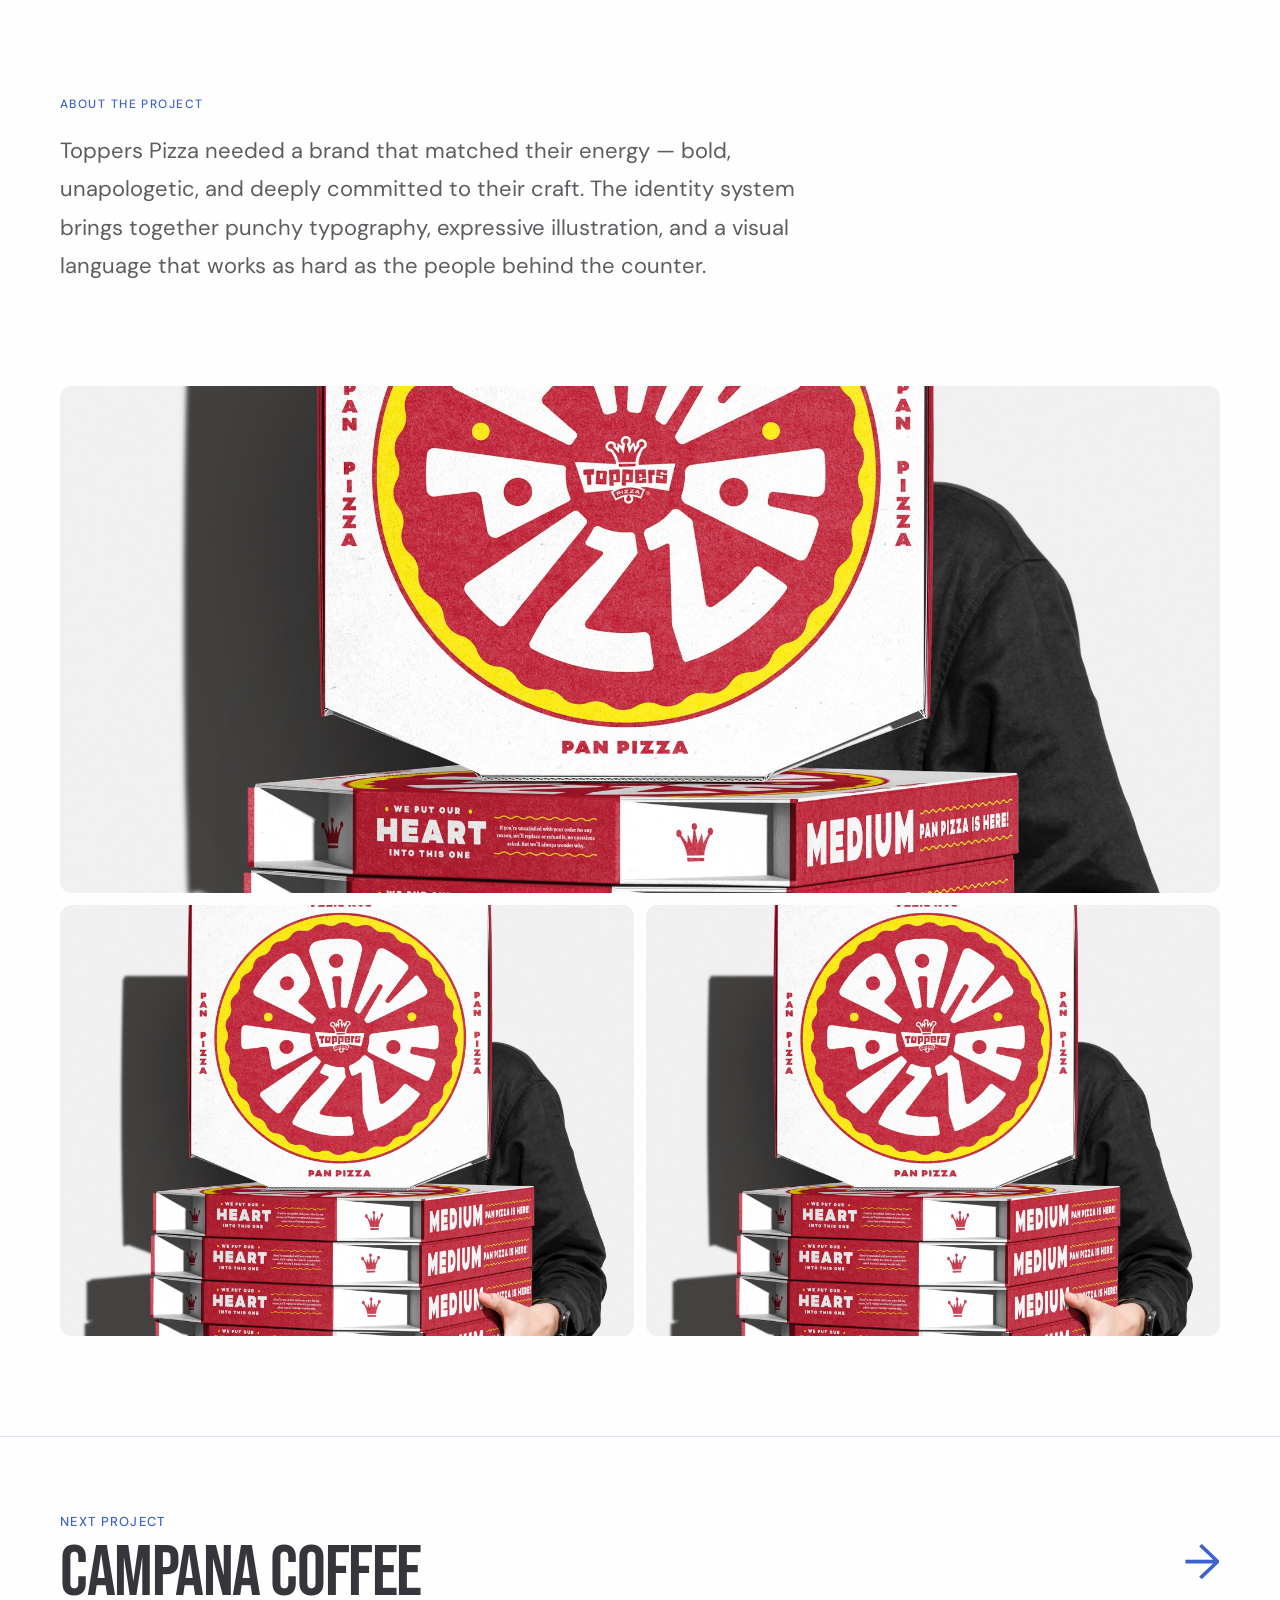
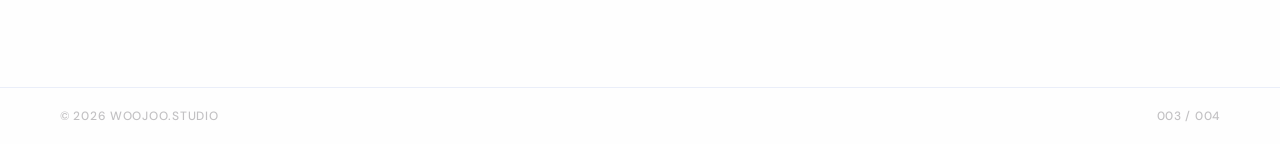
<file: works/toppers/index.html>
<!DOCTYPE html>
<html lang="en">
<head>
  <meta charset="UTF-8" />
  <meta name="viewport" content="width=device-width, initial-scale=1.0" />
  <title>Toppers Pizza — Woojoo.Studio</title>
  <link rel="preconnect" href="https://fonts.googleapis.com" />
  <link rel="preconnect" href="https://fonts.gstatic.com" crossorigin />
  <link href="https://fonts.googleapis.com/css2?family=Bebas+Neue&family=DM+Sans:wght@400;500;700&display=swap" rel="stylesheet" />
  <link rel="stylesheet" href="../project.css" />
</head>
<body>

  <nav class="nav">
    <a href="../../index.html" class="nav__logo">Woojoo.Studio</a>
    <a href="../../index.html#works" class="nav__back">
      <svg width="16" height="16" viewBox="0 0 16 16" fill="none">
        <path d="M10 3L5 8l5 5" stroke="currentColor" stroke-width="1.5" stroke-linecap="round" stroke-linejoin="round"/>
      </svg>
      All Works
    </a>
  </nav>

  <section class="project-hero">
    <div class="project-hero__media">
      <img src="../../assets/images/work-toppers.png" alt="Toppers Pizza" />
    </div>
    <div class="project-hero__info">
      <h1 class="project-hero__title">Toppers Pizza</h1>
      <div class="project-hero__meta">
        <p class="project-hero__desc">Only Pans — Consensual crust play</p>
        <div class="project-hero__tags">
          <span class="project-hero__tag">Brand Identity</span>
          <span class="project-hero__tag">Web Design</span>
          <span class="project-hero__tag">Packaging</span>
        </div>
      </div>
    </div>
  </section>

  <div class="project-content reveal">
    <span class="project-content__label">About the Project</span>
    <p class="project-content__body">
      Toppers Pizza needed a brand that matched their energy — bold, unapologetic,
      and deeply committed to their craft. The identity system brings together
      punchy typography, expressive illustration, and a visual language
      that works as hard as the people behind the counter.
    </p>
  </div>

  <div class="project-gallery reveal">
    <img src="../../assets/images/work-toppers.png" alt="Toppers overview" />
    <img src="../../assets/images/work-toppers.png" alt="Toppers detail 1" />
    <img src="../../assets/images/work-toppers.png" alt="Toppers detail 2" />
  </div>

  <a href="../campana/index.html" class="next-project reveal">
    <div>
      <span class="next-project__label">Next Project</span>
      <p class="next-project__title">Campana Coffee</p>
    </div>
    <span class="next-project__arrow">→</span>
  </a>

  <footer class="project-footer">
    <span>© 2026 Woojoo.Studio</span>
    <span>003 / 004</span>
  </footer>

  <script src="../project.js"></script>
</body>
</html>
</file>
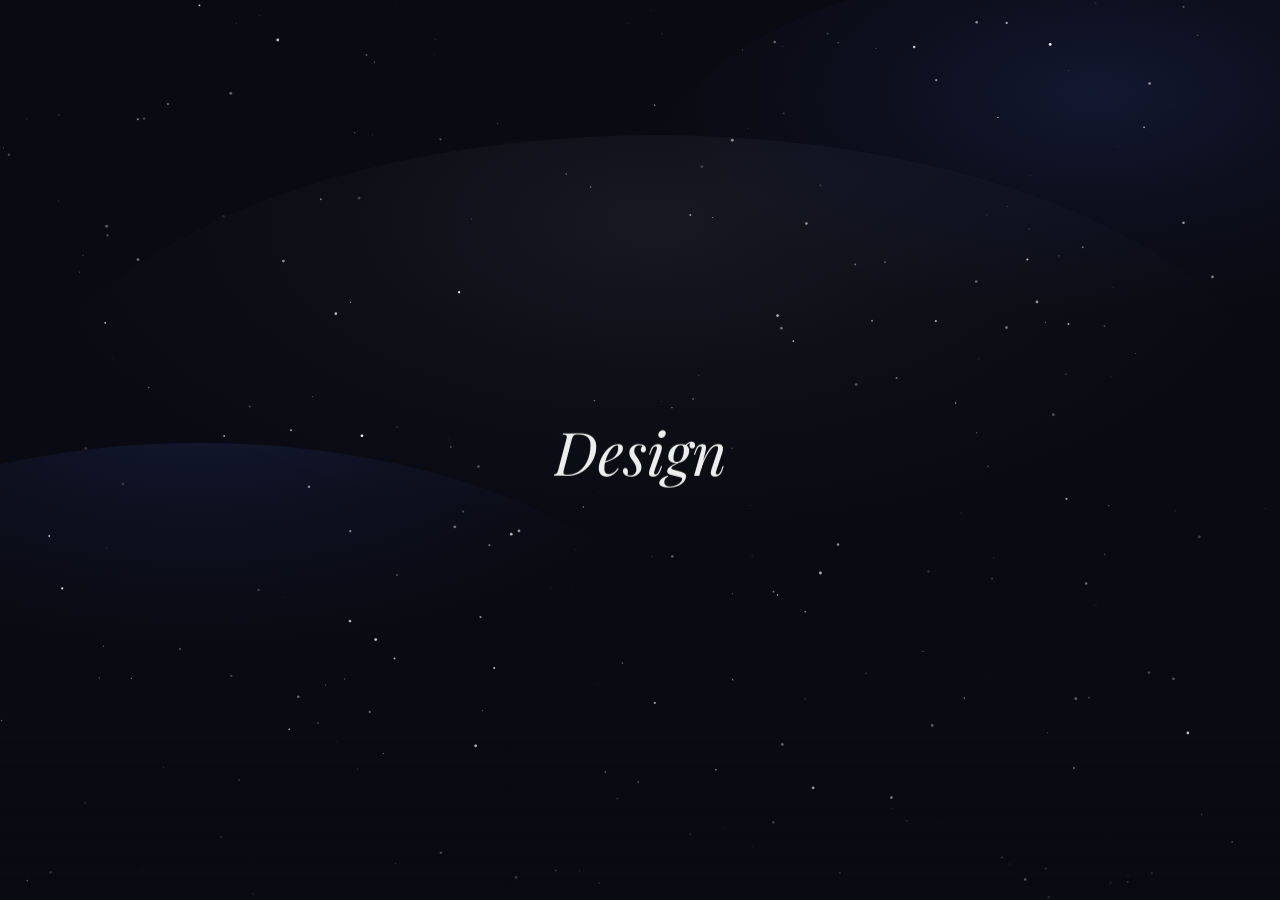
<file: coming-soon.html>
<!DOCTYPE html>
<html lang="en">
<head>
  <meta charset="UTF-8" />
  <meta name="viewport" content="width=device-width, initial-scale=1.0" />
  <title>Woojoo.Studio</title>

  <link rel="preconnect" href="https://fonts.googleapis.com" />
  <link rel="preconnect" href="https://fonts.gstatic.com" crossorigin />
  <link href="https://fonts.googleapis.com/css2?family=Bebas+Neue&family=Cormorant+Garamond:ital,wght@0,300;1,300;1,600&family=DM+Sans:wght@300;400;500&family=Playfair+Display:ital,wght@0,700;1,400&family=Space+Grotesk:wght@300;700&display=swap" rel="stylesheet" />
  <script src="https://cdn.jsdelivr.net/npm/gsap@3.12.5/dist/gsap.min.js"></script>

  <style>
    *, *::before, *::after { margin: 0; padding: 0; box-sizing: border-box; }

    :root {
      --dark: #0a0a12;
      --bg:   #FEFEFE;
      --blue: #3D61CF;
      --lav:  #C8CFFF;
    }

    html, body {
      width: 100%; height: 100%;
      background: var(--dark);
      overflow: hidden;
      font-family: 'DM Sans', sans-serif;
    }

    #canvas {
      position: fixed; inset: 0;
      width: 100%; height: 100%;
      z-index: 0;
    }

    .screen {
      position: fixed; inset: 0;
      display: flex; flex-direction: column;
      align-items: center; justify-content: center;
      z-index: 10;
      opacity: 0;
      pointer-events: none;
    }
    .screen.active {
      opacity: 1;
      pointer-events: auto;
    }

    /* ── SCREEN 1: word cycle ── */
    #screen-intro .word-wrap {
      height: clamp(50px, 10vw, 90px);
      display: flex; align-items: center; justify-content: center;
      overflow: hidden;
    }
    #screen-intro .word {
      font-size: clamp(28px, 6vw, 60px);
      line-height: 1;
      color: var(--bg);
      white-space: nowrap;
      will-change: transform, opacity;
    }

    /* ── SCREEN 2: coming soon ── */
    #screen-soon {
      gap: 0;
      overflow: hidden;
    }

    .logo {
      font-family: 'Bebas Neue', sans-serif;
      font-size: clamp(11px, 1.2vw, 15px);
      letter-spacing: .2em;
      text-transform: uppercase;
      color: rgba(200,207,255,.4);
      margin-bottom: clamp(28px, 5vw, 52px);
    }

    /* tagline — two lines slide from sides */
    .tagline {
      display: flex;
      flex-direction: column;
      align-items: center;
      gap: 0;
      overflow: hidden;
      margin-bottom: clamp(24px, 4vw, 44px);
    }

    .tagline__line {
      font-family: 'DM Sans', sans-serif;
      font-size: clamp(22px, 4.5vw, 56px);
      font-weight: 300;
      letter-spacing: -.01em;
      color: var(--bg);
      white-space: nowrap;
      will-change: transform, opacity;
    }

    .title {
      font-family: 'Bebas Neue', sans-serif;
      font-size: clamp(36px, 8vw, 96px);
      line-height: .88;
      letter-spacing: -.025em;
      text-transform: uppercase;
      color: var(--bg);
      text-align: center;
      margin-bottom: clamp(32px, 5vw, 56px);
    }

    /* ── FLOATING GLASS CONTACT BUTTON ── */
    .contact-btn-wrap {
      position: relative;
      display: flex;
      align-items: center;
      justify-content: center;
      animation: float 4s ease-in-out infinite;
    }

    @keyframes float {
      0%, 100% { transform: translateY(0); }
      50%       { transform: translateY(-10px); }
    }

    /* outer pulse ring */
    .contact-btn-wrap::before {
      content: '';
      position: absolute;
      width: 100%; height: 100%;
      border-radius: 50%;
      border: 1px solid rgba(200,207,255,.25);
      animation: ringPulse 3s ease-out infinite;
    }
    .contact-btn-wrap::after {
      content: '';
      position: absolute;
      width: 100%; height: 100%;
      border-radius: 50%;
      border: 1px solid rgba(200,207,255,.15);
      animation: ringPulse 3s ease-out infinite .8s;
    }

    @keyframes ringPulse {
      0%   { transform: scale(1);   opacity: 1; }
      100% { transform: scale(1.7); opacity: 0; }
    }

    .contact-btn {
      width: clamp(120px, 16vw, 160px);
      height: clamp(120px, 16vw, 160px);
      border-radius: 50%;
      display: flex;
      flex-direction: column;
      align-items: center;
      justify-content: center;
      gap: 6px;
      text-decoration: none;

      /* glass effect */
      background: rgba(254,254,254,.08);
      backdrop-filter: blur(16px) saturate(180%);
      -webkit-backdrop-filter: blur(16px) saturate(180%);
      border: 1px solid rgba(254,254,254,.18);
      box-shadow: 0 8px 32px rgba(61,97,207,.2), inset 0 1px 0 rgba(254,254,254,.15);

      transition: background .35s ease, border-color .35s ease, transform .35s cubic-bezier(0.16,1,0.3,1), box-shadow .35s ease;
      cursor: pointer;
    }

    .contact-btn:hover {
      background: rgba(61,97,207,.35);
      border-color: rgba(200,207,255,.5);
      transform: scale(1.08);
      box-shadow: 0 16px 48px rgba(61,97,207,.4), inset 0 1px 0 rgba(254,254,254,.2);
      animation: none; /* stop float on hover */
    }

    .contact-btn:hover .contact-btn__icon {
      transform: translateX(3px);
    }

    .contact-btn__label {
      font-family: 'DM Sans', sans-serif;
      font-size: clamp(11px, 1.1vw, 14px);
      font-weight: 500;
      letter-spacing: .12em;
      text-transform: uppercase;
      color: var(--bg);
    }

    .contact-btn__icon {
      color: rgba(200,207,255,.8);
      transition: transform .3s cubic-bezier(0.16,1,0.3,1);
    }

    /* bottom meta */
    .meta {
      position: fixed;
      bottom: 24px; left: 50%;
      transform: translateX(-50%);
      z-index: 20;
      font-family: 'DM Sans', sans-serif;
      font-size: 10px;
      letter-spacing: .1em;
      text-transform: uppercase;
      color: rgba(200,207,255,.2);
      white-space: nowrap;
      opacity: 0;
    }

    .bottom-gradient {
      position: fixed;
      bottom: 0; left: 0; right: 0;
      height: 160px;
      background: linear-gradient(to top, rgba(10,10,18,.7) 0%, transparent 100%);
      z-index: 5;
      pointer-events: none;
    }
  </style>
</head>
<body>

  <canvas id="canvas"></canvas>

  <!-- Screen 1: word cycle -->
  <div class="screen active" id="screen-intro">
    <div class="word-wrap">
      <span class="word" id="word">Woojoo</span>
    </div>
  </div>

  <!-- Screen 2: coming soon -->
  <div class="screen" id="screen-soon">
    <p class="logo">Woojoo.Studio</p>

    <!-- tagline: two lines from sides -->
    <div class="tagline">
      <span class="tagline__line" id="line1">We are all unique</span>
      <span class="tagline__line" id="line2">in the universe</span>
    </div>

    <h1 class="title">Coming<br/>Soon</h1>

    <div class="contact-btn-wrap">
      <a href="mailto:hello@woojoo.studio" class="contact-btn">
        <span class="contact-btn__label">Contact</span>
        <svg class="contact-btn__icon" width="14" height="14" viewBox="0 0 16 16" fill="none">
          <path d="M2 8h12M8 2l6 6-6 6" stroke="currentColor" stroke-width="1.5" stroke-linecap="round" stroke-linejoin="round"/>
        </svg>
      </a>
    </div>
  </div>

  <div class="bottom-gradient"></div>
  <div class="meta" id="meta">© 2026 Woojoo.Studio</div>

  <script>
  (function () {

    /* ── CANVAS ── */
    const canvas = document.getElementById('canvas');
    const ctx    = canvas.getContext('2d');
    function resize() { canvas.width = window.innerWidth; canvas.height = window.innerHeight; }
    resize();
    window.addEventListener('resize', resize);

    const stars = Array.from({ length: 280 }, () => ({
      x: Math.random(), y: Math.random(),
      r: Math.random() * 1.3 + 0.2,
      a: Math.random(),
      speed: Math.random() * 0.0003 + 0.00008,
      twinkle: Math.random() * Math.PI * 2,
    }));

    const NEBULAE = [
      { x: 0.15, y: 0.8,  rx: 0.4,  ry: 0.3,  color: [61,97,207],   a: 0.2  },
      { x: 0.85, y: 0.2,  rx: 0.35, ry: 0.25, color: [61,97,207],   a: 0.16 },
      { x: 0.5,  y: 0.5,  rx: 0.5,  ry: 0.35, color: [200,207,255], a: 0.07 },
    ];

    let t = 0;
    function drawFrame() {
      const W = canvas.width, H = canvas.height;
      t += 0.005;
      ctx.fillStyle = '#0a0a12';
      ctx.fillRect(0, 0, W, H);
      NEBULAE.forEach((n) => {
        const cx = (n.x + Math.sin(t * 0.25 + n.x * 3) * 0.012) * W;
        const cy = (n.y + Math.cos(t * 0.2  + n.y * 3) * 0.01)  * H;
        const rx = n.rx * W, ry = n.ry * H;
        const g  = ctx.createRadialGradient(cx, cy, 0, cx, cy, Math.max(rx, ry));
        const [r, gb, b] = n.color;
        g.addColorStop(0,   `rgba(${r},${gb},${b},${n.a})`);
        g.addColorStop(0.5, `rgba(${r},${gb},${b},${n.a * 0.35})`);
        g.addColorStop(1,   `rgba(${r},${gb},${b},0)`);
        ctx.save();
        ctx.scale(1, ry / rx);
        ctx.beginPath();
        ctx.arc(cx, cy * (rx / ry), rx, 0, Math.PI * 2);
        ctx.fillStyle = g;
        ctx.fill();
        ctx.restore();
      });
      stars.forEach((s) => {
        s.twinkle += s.speed * 55;
        const alpha = s.a * (0.4 + 0.6 * Math.abs(Math.sin(s.twinkle)));
        ctx.beginPath();
        ctx.arc(s.x * W, ((s.y + t * s.speed) % 1) * H, s.r, 0, Math.PI * 2);
        ctx.fillStyle = `rgba(254,254,254,${alpha})`;
        ctx.fill();
      });
      requestAnimationFrame(drawFrame);
    }
    drawFrame();

    /* ── WORD CYCLE ── */
    const WORDS = [
      { text: 'Woojoo',   font: "'Bebas Neue', sans-serif",       style: 'normal', weight: 400 },
      { text: '우주',      font: "'DM Sans', sans-serif",          style: 'normal', weight: 700 },
      { text: 'Universe', font: "'Cormorant Garamond', serif",     style: 'italic', weight: 300 },
      { text: 'Studio',   font: "'Space Grotesk', sans-serif",     style: 'normal', weight: 700 },
      { text: 'Design',   font: "'Playfair Display', serif",       style: 'italic', weight: 400 },
      { text: 'Unique',   font: "'Cormorant Garamond', serif",     style: 'italic', weight: 600 },
      { text: 'Berlin',   font: "'Space Grotesk', sans-serif",     style: 'normal', weight: 300 },
      { text: 'Woojoo.',  font: "'Bebas Neue', sans-serif",        style: 'normal', weight: 400 },
    ];

    const wordEl  = document.getElementById('word');
    const introEl = document.getElementById('screen-intro');
    const soonEl  = document.getElementById('screen-soon');
    const metaEl  = document.getElementById('meta');
    const line1   = document.getElementById('line1');
    const line2   = document.getElementById('line2');

    let idx = 0;
    const first = WORDS[0];
    wordEl.textContent      = first.text;
    wordEl.style.fontFamily = first.font;
    wordEl.style.fontStyle  = first.style;
    wordEl.style.fontWeight = first.weight;

    gsap.to(introEl, { opacity: 1, duration: 0.6, ease: 'power2.out' });

    function nextWord() {
      idx = (idx + 1) % WORDS.length;
      const w = WORDS[idx];
      gsap.to(wordEl, {
        y: -20, opacity: 0, duration: 0.18, ease: 'power2.in',
        onComplete() {
          wordEl.textContent      = w.text;
          wordEl.style.fontFamily = w.font;
          wordEl.style.fontStyle  = w.style;
          wordEl.style.fontWeight = w.weight;
          gsap.fromTo(wordEl, { y: 20, opacity: 0 }, { y: 0, opacity: 1, duration: 0.26, ease: 'power3.out' });
        },
      });
    }

    let count = 0;
    const interval = setInterval(() => {
      nextWord();
      count++;
      if (count >= WORDS.length - 1) {
        clearInterval(interval);
        setTimeout(showSoon, 500);
      }
    }, 300);

    function showSoon() {
      /* Set initial positions for tagline lines */
      gsap.set(line1, { x: '-60vw', opacity: 0 });
      gsap.set(line2, { x:  '60vw', opacity: 0 });

      const tl = gsap.timeline();

      tl.to(introEl, {
        opacity: 0, duration: 0.6, ease: 'power2.inOut',
        onComplete() { introEl.classList.remove('active'); },
      })
      .call(() => { soonEl.classList.add('active'); })
      .fromTo(soonEl, { opacity: 0 }, { opacity: 1, duration: 0.01 })

      /* logo */
      .from(soonEl.querySelector('.logo'), {
        y: 16, opacity: 0, duration: 0.5, ease: 'power3.out',
      }, '+=0.1')

      /* tagline: both lines slide to center simultaneously */
      .to([line1, line2], {
        x: 0, opacity: 1,
        duration: 1.1,
        ease: 'power4.out',
        stagger: 0.12,
      }, '-=0.2')

      /* coming soon title */
      .from(soonEl.querySelector('.title'), {
        y: 30, opacity: 0, duration: 0.7, ease: 'power3.out',
      }, '-=0.5')

      /* contact button */
      .from(soonEl.querySelector('.contact-btn-wrap'), {
        scale: 0.7, opacity: 0, duration: 0.7, ease: 'back.out(1.8)',
      }, '-=0.3')

      /* meta copyright */
      .to(metaEl, { opacity: 1, duration: 0.5, ease: 'power2.out' }, '-=0.2');
    }

  })();
  </script>
</body>
</html>
</file>
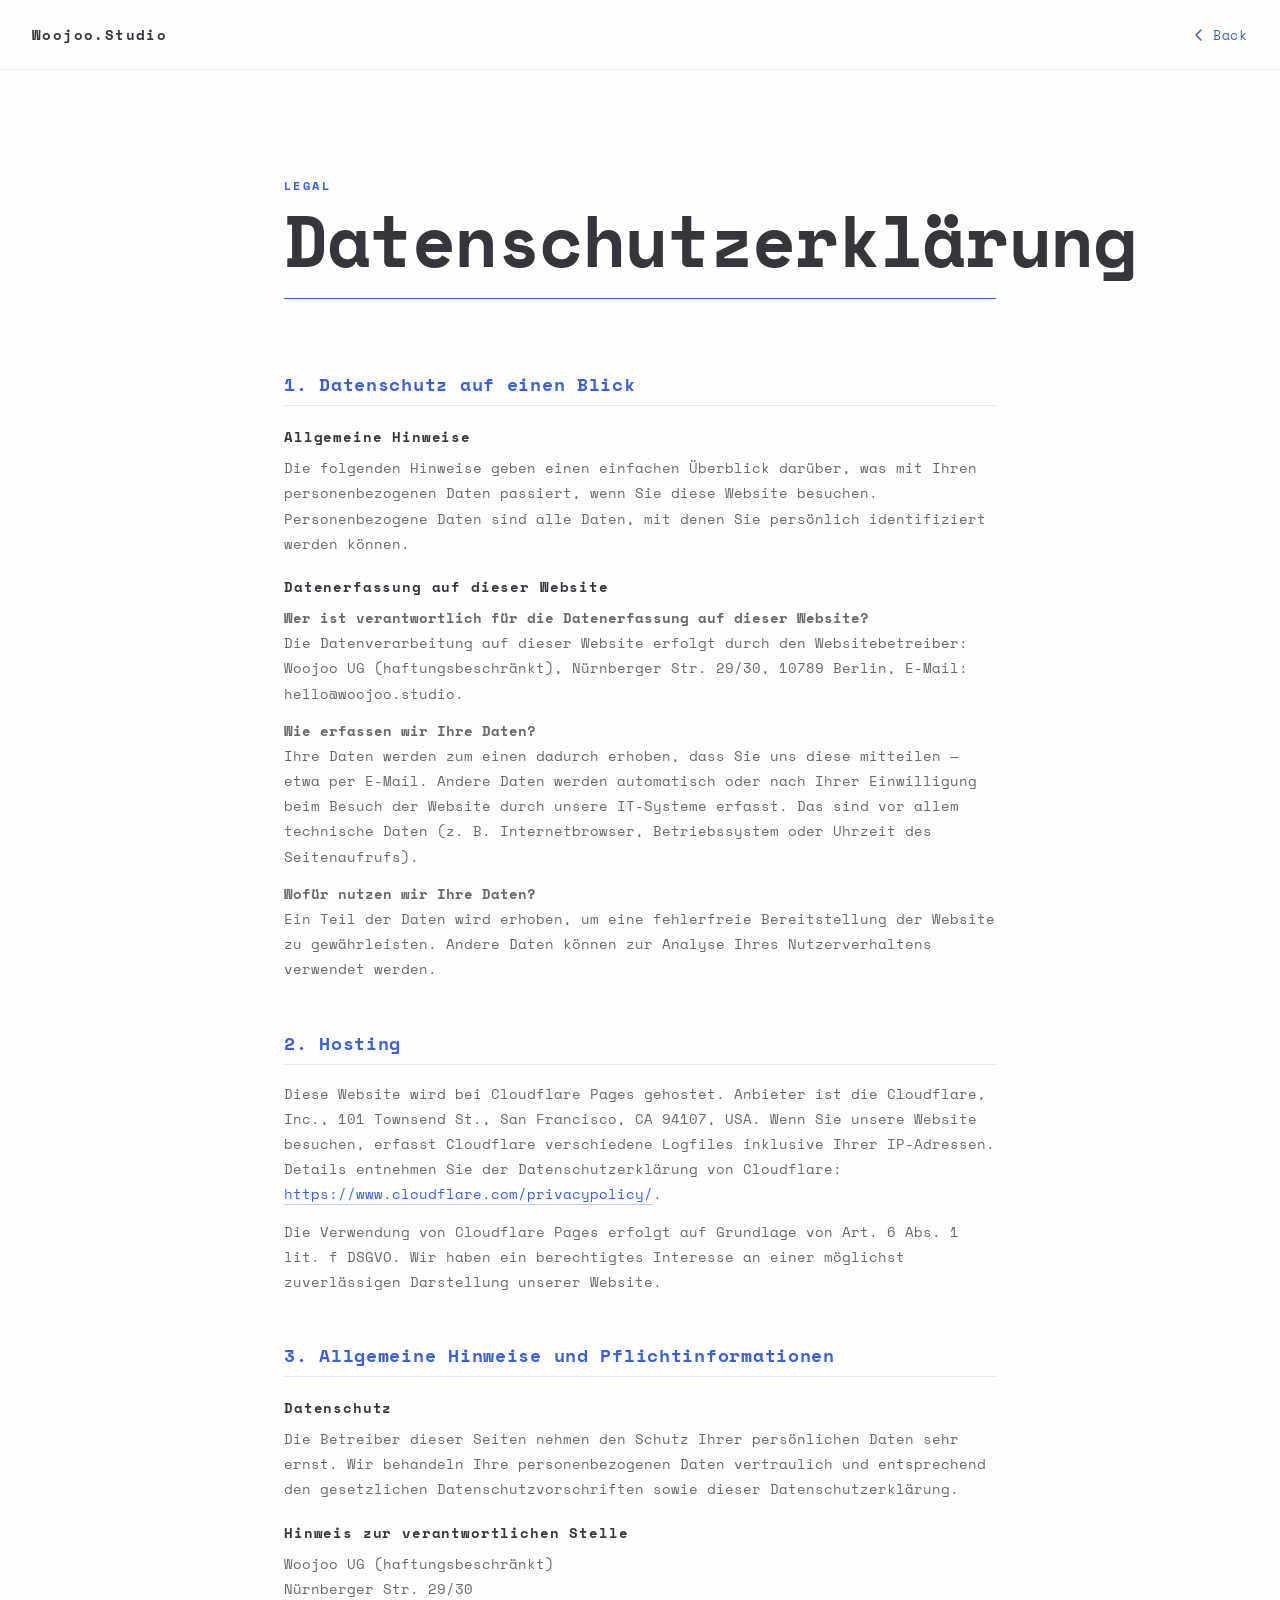
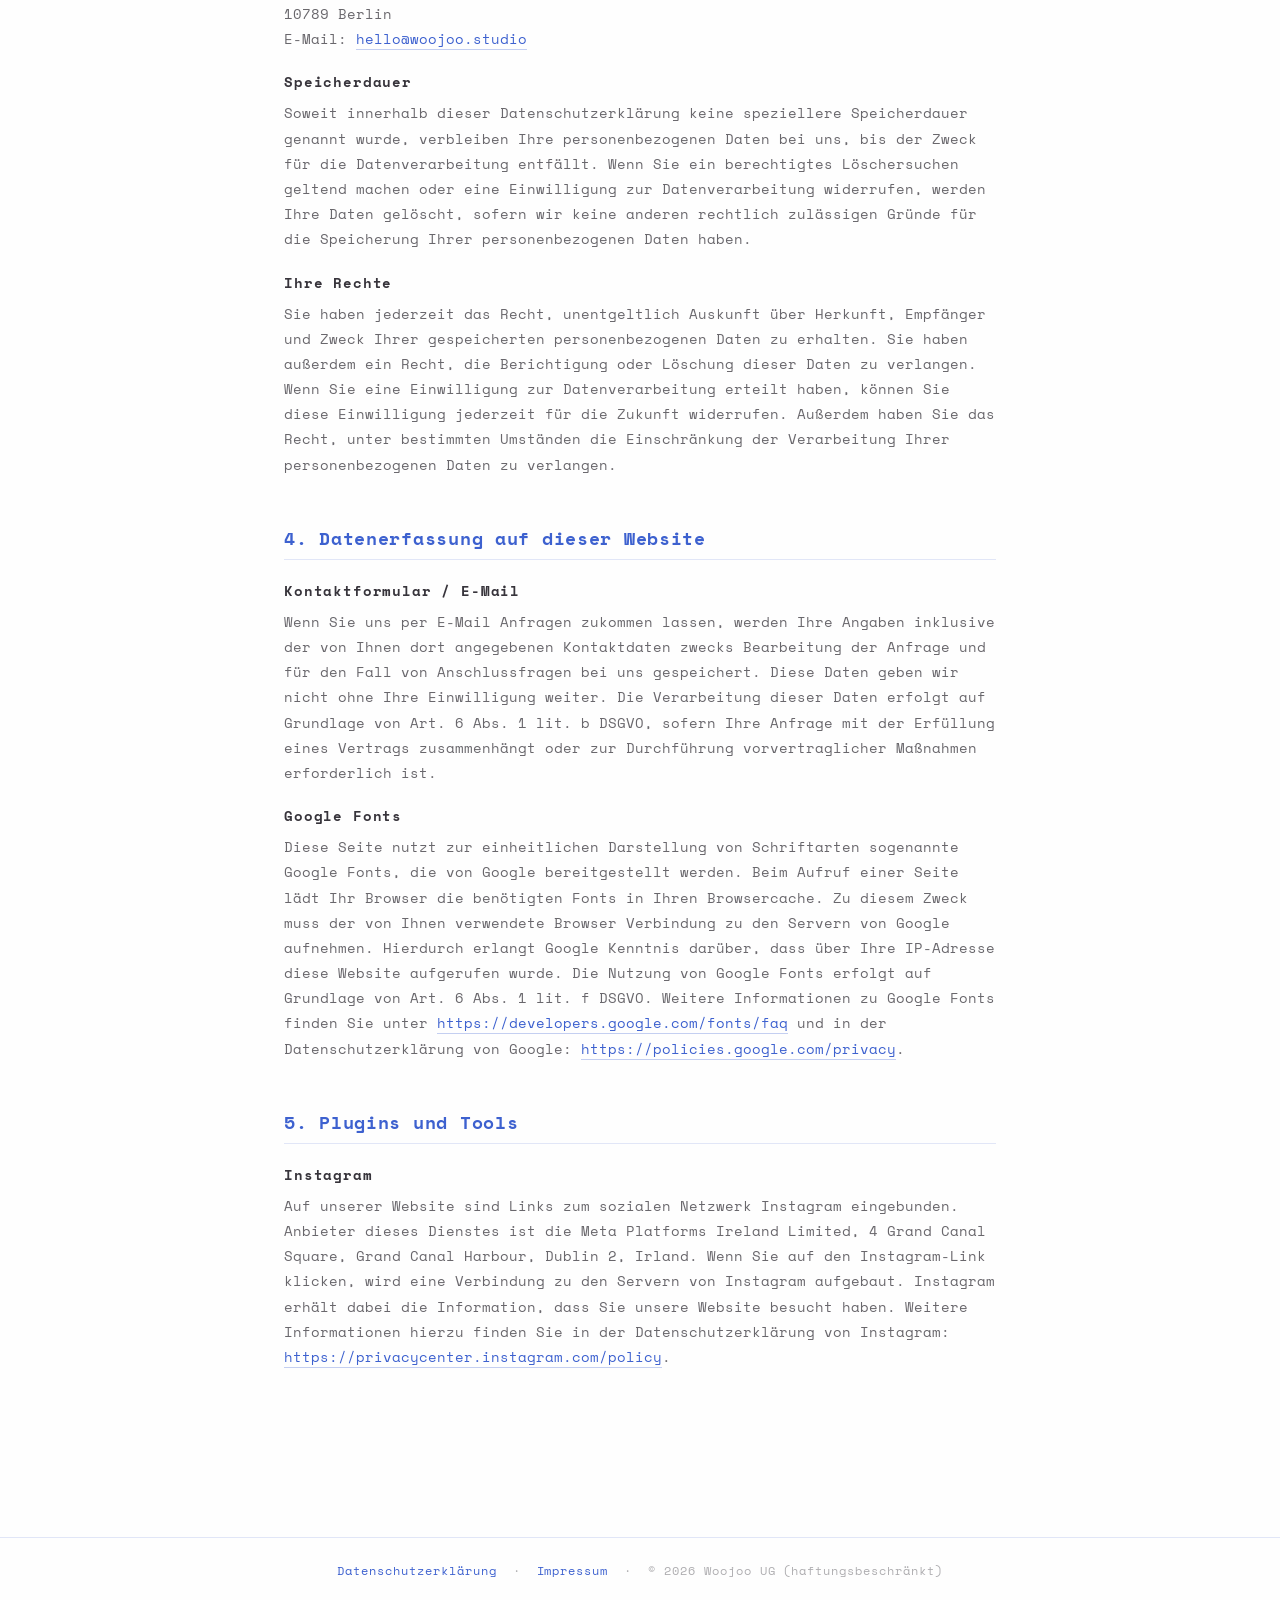
<file: legal/datenschutz.html>
<!DOCTYPE html>
<html lang="de">
<head>
  <meta charset="UTF-8" />
  <meta name="viewport" content="width=device-width, initial-scale=1.0" />
  <title>Datenschutzerklärung — Woojoo.Studio</title>
  <meta name="robots" content="noindex, follow" />
  <link rel="preconnect" href="https://fonts.googleapis.com" />
  <link rel="preconnect" href="https://fonts.gstatic.com" crossorigin />
  <link href="https://fonts.googleapis.com/css2?family=Space+Mono:wght@400;700&display=swap" rel="stylesheet" />
  <link rel="stylesheet" href="legal.css" />
</head>
<body>

  <nav class="nav">
    <a href="../index.html" class="nav__logo">Woojoo.Studio</a>
    <a href="../index.html" class="nav__back">
      <svg width="16" height="16" viewBox="0 0 16 16" fill="none">
        <path d="M10 3L5 8l5 5" stroke="currentColor" stroke-width="1.5" stroke-linecap="round" stroke-linejoin="round"/>
      </svg>
      Back
    </a>
  </nav>

  <main class="legal-page">
    <div class="legal-inner">

      <p class="legal-label">Legal</p>
      <h1 class="legal-title">Datenschutzerklärung</h1>

      <section class="legal-section">
        <h2>1. Datenschutz auf einen Blick</h2>
        <h3>Allgemeine Hinweise</h3>
        <p>Die folgenden Hinweise geben einen einfachen Überblick darüber, was mit Ihren personenbezogenen Daten passiert, wenn Sie diese Website besuchen. Personenbezogene Daten sind alle Daten, mit denen Sie persönlich identifiziert werden können.</p>
        <h3>Datenerfassung auf dieser Website</h3>
        <p><strong>Wer ist verantwortlich für die Datenerfassung auf dieser Website?</strong><br />
        Die Datenverarbeitung auf dieser Website erfolgt durch den Websitebetreiber: Woojoo UG (haftungsbeschränkt), Nürnberger Str. 29/30, 10789 Berlin, E-Mail: hello@woojoo.studio.</p>
        <p><strong>Wie erfassen wir Ihre Daten?</strong><br />
        Ihre Daten werden zum einen dadurch erhoben, dass Sie uns diese mitteilen — etwa per E-Mail. Andere Daten werden automatisch oder nach Ihrer Einwilligung beim Besuch der Website durch unsere IT-Systeme erfasst. Das sind vor allem technische Daten (z. B. Internetbrowser, Betriebssystem oder Uhrzeit des Seitenaufrufs).</p>
        <p><strong>Wofür nutzen wir Ihre Daten?</strong><br />
        Ein Teil der Daten wird erhoben, um eine fehlerfreie Bereitstellung der Website zu gewährleisten. Andere Daten können zur Analyse Ihres Nutzerverhaltens verwendet werden.</p>
      </section>

      <section class="legal-section">
        <h2>2. Hosting</h2>
        <p>Diese Website wird bei Cloudflare Pages gehostet. Anbieter ist die Cloudflare, Inc., 101 Townsend St., San Francisco, CA 94107, USA. Wenn Sie unsere Website besuchen, erfasst Cloudflare verschiedene Logfiles inklusive Ihrer IP-Adressen. Details entnehmen Sie der Datenschutzerklärung von Cloudflare: <a href="https://www.cloudflare.com/privacypolicy/" target="_blank" rel="noopener">https://www.cloudflare.com/privacypolicy/</a>.</p>
        <p>Die Verwendung von Cloudflare Pages erfolgt auf Grundlage von Art. 6 Abs. 1 lit. f DSGVO. Wir haben ein berechtigtes Interesse an einer möglichst zuverlässigen Darstellung unserer Website.</p>
      </section>

      <section class="legal-section">
        <h2>3. Allgemeine Hinweise und Pflichtinformationen</h2>
        <h3>Datenschutz</h3>
        <p>Die Betreiber dieser Seiten nehmen den Schutz Ihrer persönlichen Daten sehr ernst. Wir behandeln Ihre personenbezogenen Daten vertraulich und entsprechend den gesetzlichen Datenschutzvorschriften sowie dieser Datenschutzerklärung.</p>
        <h3>Hinweis zur verantwortlichen Stelle</h3>
        <p>
          Woojoo UG (haftungsbeschränkt)<br />
          Nürnberger Str. 29/30<br />
          10789 Berlin<br />
          E-Mail: <a href="mailto:hello@woojoo.studio">hello@woojoo.studio</a>
        </p>
        <h3>Speicherdauer</h3>
        <p>Soweit innerhalb dieser Datenschutzerklärung keine speziellere Speicherdauer genannt wurde, verbleiben Ihre personenbezogenen Daten bei uns, bis der Zweck für die Datenverarbeitung entfällt. Wenn Sie ein berechtigtes Löschersuchen geltend machen oder eine Einwilligung zur Datenverarbeitung widerrufen, werden Ihre Daten gelöscht, sofern wir keine anderen rechtlich zulässigen Gründe für die Speicherung Ihrer personenbezogenen Daten haben.</p>
        <h3>Ihre Rechte</h3>
        <p>Sie haben jederzeit das Recht, unentgeltlich Auskunft über Herkunft, Empfänger und Zweck Ihrer gespeicherten personenbezogenen Daten zu erhalten. Sie haben außerdem ein Recht, die Berichtigung oder Löschung dieser Daten zu verlangen. Wenn Sie eine Einwilligung zur Datenverarbeitung erteilt haben, können Sie diese Einwilligung jederzeit für die Zukunft widerrufen. Außerdem haben Sie das Recht, unter bestimmten Umständen die Einschränkung der Verarbeitung Ihrer personenbezogenen Daten zu verlangen.</p>
      </section>

      <section class="legal-section">
        <h2>4. Datenerfassung auf dieser Website</h2>
        <h3>Kontaktformular / E-Mail</h3>
        <p>Wenn Sie uns per E-Mail Anfragen zukommen lassen, werden Ihre Angaben inklusive der von Ihnen dort angegebenen Kontaktdaten zwecks Bearbeitung der Anfrage und für den Fall von Anschlussfragen bei uns gespeichert. Diese Daten geben wir nicht ohne Ihre Einwilligung weiter. Die Verarbeitung dieser Daten erfolgt auf Grundlage von Art. 6 Abs. 1 lit. b DSGVO, sofern Ihre Anfrage mit der Erfüllung eines Vertrags zusammenhängt oder zur Durchführung vorvertraglicher Maßnahmen erforderlich ist.</p>
        <h3>Google Fonts</h3>
        <p>Diese Seite nutzt zur einheitlichen Darstellung von Schriftarten sogenannte Google Fonts, die von Google bereitgestellt werden. Beim Aufruf einer Seite lädt Ihr Browser die benötigten Fonts in Ihren Browsercache. Zu diesem Zweck muss der von Ihnen verwendete Browser Verbindung zu den Servern von Google aufnehmen. Hierdurch erlangt Google Kenntnis darüber, dass über Ihre IP-Adresse diese Website aufgerufen wurde. Die Nutzung von Google Fonts erfolgt auf Grundlage von Art. 6 Abs. 1 lit. f DSGVO. Weitere Informationen zu Google Fonts finden Sie unter <a href="https://developers.google.com/fonts/faq" target="_blank" rel="noopener">https://developers.google.com/fonts/faq</a> und in der Datenschutzerklärung von Google: <a href="https://policies.google.com/privacy" target="_blank" rel="noopener">https://policies.google.com/privacy</a>.</p>
      </section>

      <section class="legal-section">
        <h2>5. Plugins und Tools</h2>
        <h3>Instagram</h3>
        <p>Auf unserer Website sind Links zum sozialen Netzwerk Instagram eingebunden. Anbieter dieses Dienstes ist die Meta Platforms Ireland Limited, 4 Grand Canal Square, Grand Canal Harbour, Dublin 2, Irland. Wenn Sie auf den Instagram-Link klicken, wird eine Verbindung zu den Servern von Instagram aufgebaut. Instagram erhält dabei die Information, dass Sie unsere Website besucht haben. Weitere Informationen hierzu finden Sie in der Datenschutzerklärung von Instagram: <a href="https://privacycenter.instagram.com/policy" target="_blank" rel="noopener">https://privacycenter.instagram.com/policy</a>.</p>
      </section>

    </div>
  </main>

  <footer class="legal-footer">
    <a href="datenschutz.html">Datenschutzerklärung</a>
    <span>·</span>
    <a href="impressum.html">Impressum</a>
    <span>·</span>
    <span>© 2026 Woojoo UG (haftungsbeschränkt)</span>
  </footer>

</body>
</html>
</file>
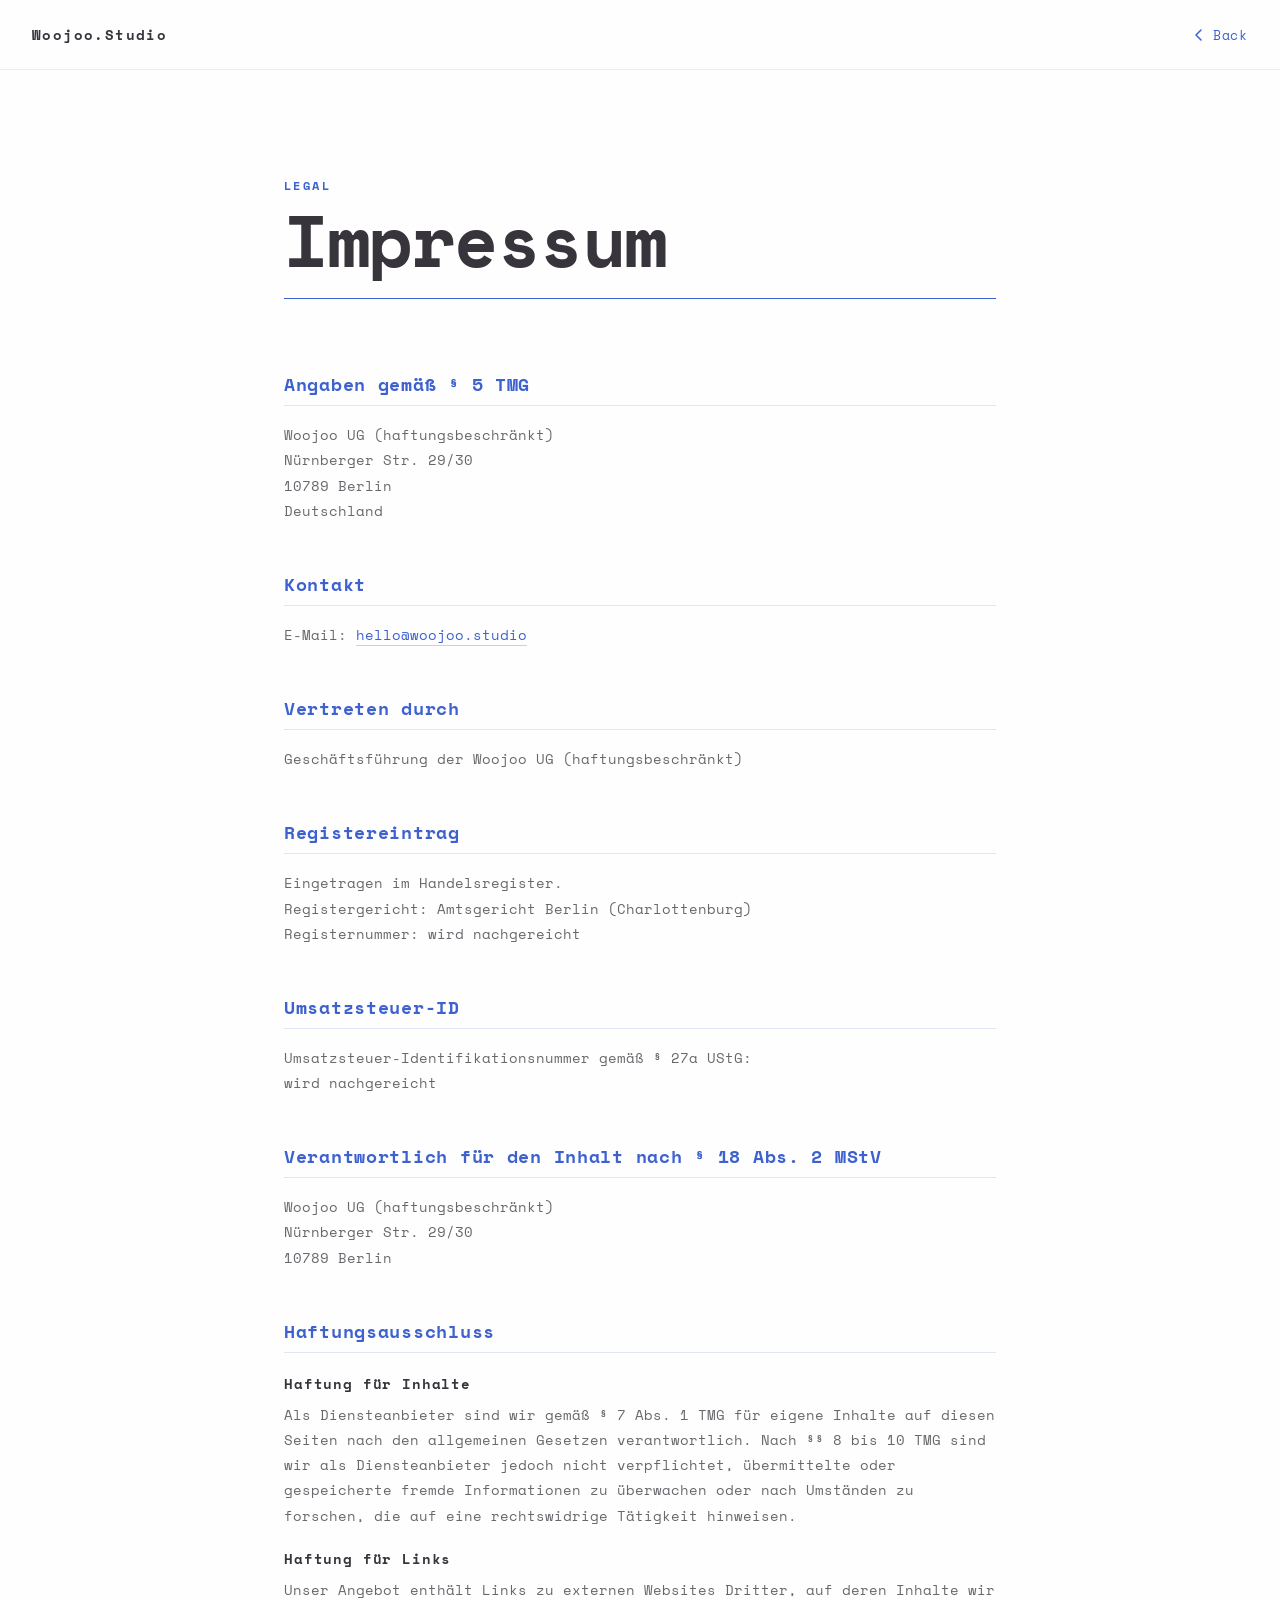
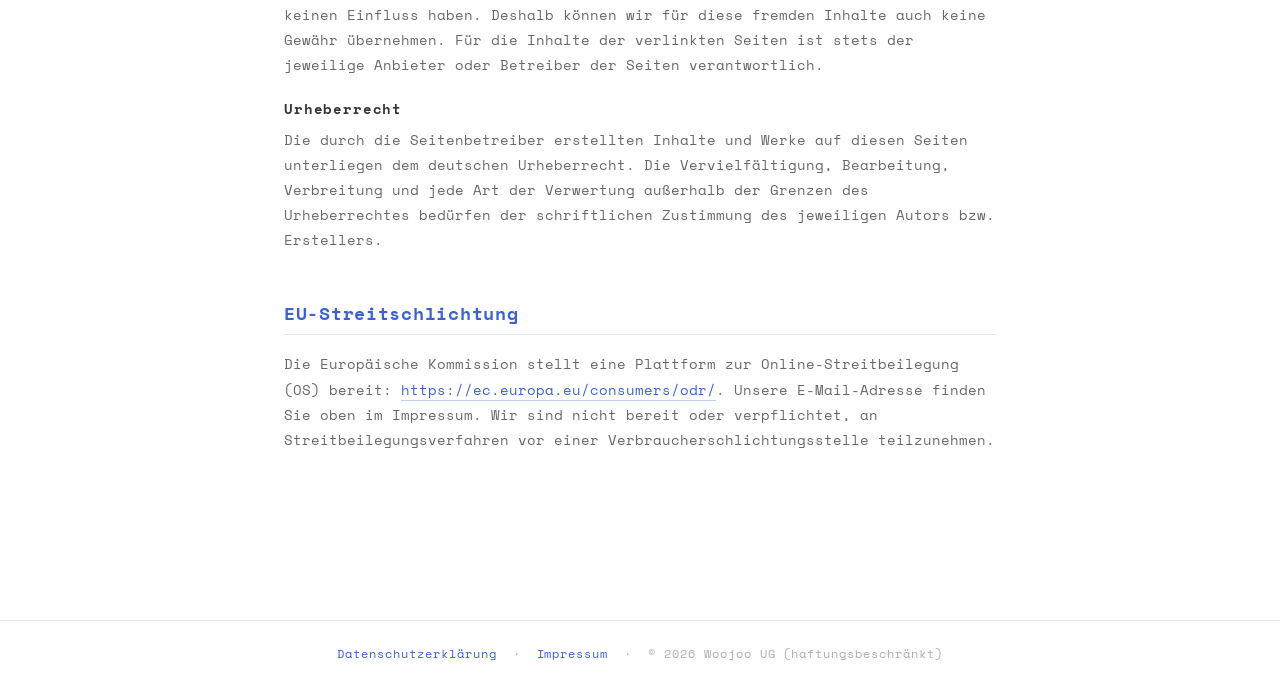
<file: legal/impressum.html>
<!DOCTYPE html>
<html lang="de">
<head>
  <meta charset="UTF-8" />
  <meta name="viewport" content="width=device-width, initial-scale=1.0" />
  <title>Impressum — Woojoo.Studio</title>
  <meta name="robots" content="noindex, follow" />
  <link rel="preconnect" href="https://fonts.googleapis.com" />
  <link rel="preconnect" href="https://fonts.gstatic.com" crossorigin />
  <link href="https://fonts.googleapis.com/css2?family=Space+Mono:wght@400;700&display=swap" rel="stylesheet" />
  <link rel="stylesheet" href="legal.css" />
</head>
<body>

  <nav class="nav">
    <a href="../index.html" class="nav__logo">Woojoo.Studio</a>
    <a href="../index.html" class="nav__back">
      <svg width="16" height="16" viewBox="0 0 16 16" fill="none">
        <path d="M10 3L5 8l5 5" stroke="currentColor" stroke-width="1.5" stroke-linecap="round" stroke-linejoin="round"/>
      </svg>
      Back
    </a>
  </nav>

  <main class="legal-page">
    <div class="legal-inner">

      <p class="legal-label">Legal</p>
      <h1 class="legal-title">Impressum</h1>

      <section class="legal-section">
        <h2>Angaben gemäß § 5 TMG</h2>
        <p>
          Woojoo UG (haftungsbeschränkt)<br />
          Nürnberger Str. 29/30<br />
          10789 Berlin<br />
          Deutschland
        </p>
      </section>

      <section class="legal-section">
        <h2>Kontakt</h2>
        <p>E-Mail: <a href="mailto:hello@woojoo.studio">hello@woojoo.studio</a></p>
      </section>

      <section class="legal-section">
        <h2>Vertreten durch</h2>
        <p>Geschäftsführung der Woojoo UG (haftungsbeschränkt)</p>
      </section>

      <section class="legal-section">
        <h2>Registereintrag</h2>
        <p>
          Eingetragen im Handelsregister.<br />
          Registergericht: Amtsgericht Berlin (Charlottenburg)<br />
          Registernummer: wird nachgereicht
        </p>
      </section>

      <section class="legal-section">
        <h2>Umsatzsteuer-ID</h2>
        <p>
          Umsatzsteuer-Identifikationsnummer gemäß § 27a UStG:<br />
          wird nachgereicht
        </p>
      </section>

      <section class="legal-section">
        <h2>Verantwortlich für den Inhalt nach § 18 Abs. 2 MStV</h2>
        <p>
          Woojoo UG (haftungsbeschränkt)<br />
          Nürnberger Str. 29/30<br />
          10789 Berlin
        </p>
      </section>

      <section class="legal-section">
        <h2>Haftungsausschluss</h2>
        <h3>Haftung für Inhalte</h3>
        <p>Als Diensteanbieter sind wir gemäß § 7 Abs. 1 TMG für eigene Inhalte auf diesen Seiten nach den allgemeinen Gesetzen verantwortlich. Nach §§ 8 bis 10 TMG sind wir als Diensteanbieter jedoch nicht verpflichtet, übermittelte oder gespeicherte fremde Informationen zu überwachen oder nach Umständen zu forschen, die auf eine rechtswidrige Tätigkeit hinweisen.</p>
        <h3>Haftung für Links</h3>
        <p>Unser Angebot enthält Links zu externen Websites Dritter, auf deren Inhalte wir keinen Einfluss haben. Deshalb können wir für diese fremden Inhalte auch keine Gewähr übernehmen. Für die Inhalte der verlinkten Seiten ist stets der jeweilige Anbieter oder Betreiber der Seiten verantwortlich.</p>
        <h3>Urheberrecht</h3>
        <p>Die durch die Seitenbetreiber erstellten Inhalte und Werke auf diesen Seiten unterliegen dem deutschen Urheberrecht. Die Vervielfältigung, Bearbeitung, Verbreitung und jede Art der Verwertung außerhalb der Grenzen des Urheberrechtes bedürfen der schriftlichen Zustimmung des jeweiligen Autors bzw. Erstellers.</p>
      </section>

      <section class="legal-section">
        <h2>EU-Streitschlichtung</h2>
        <p>Die Europäische Kommission stellt eine Plattform zur Online-Streitbeilegung (OS) bereit: <a href="https://ec.europa.eu/consumers/odr/" target="_blank" rel="noopener">https://ec.europa.eu/consumers/odr/</a>. Unsere E-Mail-Adresse finden Sie oben im Impressum. Wir sind nicht bereit oder verpflichtet, an Streitbeilegungsverfahren vor einer Verbraucherschlichtungsstelle teilzunehmen.</p>
      </section>

    </div>
  </main>

  <footer class="legal-footer">
    <a href="datenschutz.html">Datenschutzerklärung</a>
    <span>·</span>
    <a href="impressum.html">Impressum</a>
    <span>·</span>
    <span>© 2026 Woojoo UG (haftungsbeschränkt)</span>
  </footer>

</body>
</html>
</file>
<file: services/service.css>
/* ═══════════════════════════════════════
   Woojoo.Studio — service page shared CSS
   ═══════════════════════════════════════ */
*, *::before, *::after { margin: 0; padding: 0; box-sizing: border-box; }

:root {
  --bg:       #FEFEFE;
  --blue:     #3D61CF;
  --lavender: #C8CFFF;
  --dark:     #37343B;
  --ease-out: cubic-bezier(0.16, 1, 0.3, 1);
}

html { font-size: 16px; }
body {
  background: var(--bg);
  color: var(--dark);
  font-family: 'DM Sans', sans-serif;
  overflow-x: hidden;
}
a { text-decoration: none; color: inherit; }
img { display: block; width: 100%; object-fit: cover; }

/* ── NAV ── */
.nav {
  position: fixed;
  top: 0; left: 0; right: 0; height: 72px;
  display: flex; align-items: center; justify-content: space-between;
  padding: 0 clamp(20px, 4vw, 60px);
  z-index: 100;
  background: rgba(254,254,254,.2);
  backdrop-filter: blur(20px);
  -webkit-backdrop-filter: blur(20px);
  border-bottom: 1px solid rgba(61,97,207,.1);
}
.nav__logo {
  font-family: 'Bebas Neue', sans-serif;
  font-size: 22px; letter-spacing: .02em;
  color: var(--dark); transition: color .25s;
}
.nav__logo:hover { color: var(--blue); }
.nav__back {
  font-family: 'DM Sans', sans-serif;
  font-size: 14px; font-weight: 500;
  letter-spacing: .08em; text-transform: uppercase;
  color: var(--dark); opacity: .5;
  display: flex; align-items: center; gap: 8px;
  transition: opacity .25s, color .25s;
}
.nav__back:hover { opacity: 1; color: var(--blue); }
.nav__back svg { transition: transform .3s var(--ease-out); }
.nav__back:hover svg { transform: translateX(-4px); }

/* ── SERVICE HERO ── */
.service-hero {
  min-height: 100vh;
  padding: 72px clamp(20px, 5vw, 60px) clamp(60px, 8vw, 100px);
  display: flex; flex-direction: column; justify-content: flex-end;
  position: relative;
  overflow: hidden;
}

.service-hero__bg {
  position: absolute; inset: 0; z-index: 0;
}

/* 각 서비스별 배경 — JS 또는 인라인 클래스로 교체 가능 */
.service-hero__bg--inhouse {
  background: linear-gradient(135deg, #37343B 0%, #1a1820 40%, #3D61CF 100%);
}
.service-hero__bg--brand {
  background: linear-gradient(135deg, #1a1830 0%, #3D61CF 50%, #C8CFFF 100%);
}
.service-hero__bg--community {
  background: linear-gradient(135deg, #37343B 0%, #2a2060 50%, #3D61CF 100%);
}

.service-hero__overlay {
  position: absolute; inset: 0; z-index: 1;
  background: linear-gradient(180deg, rgba(55,52,59,.1) 0%, rgba(55,52,59,.6) 100%);
}

.service-hero__content {
  position: relative; z-index: 2;
}

.service-hero__eyebrow {
  font-family: 'DM Sans', sans-serif;
  font-size: 13px; font-weight: 500;
  letter-spacing: .14em; text-transform: uppercase;
  color: var(--lavender);
  display: flex; align-items: center; gap: 10px;
  margin-bottom: 24px;
}
.service-hero__eyebrow::before {
  content: '';
  display: block; width: 32px; height: 1px;
  background: var(--lavender);
}

.service-hero__title {
  font-family: 'Bebas Neue', sans-serif;
  font-size: clamp(60px, 12vw, 160px);
  line-height: .9; letter-spacing: -.025em;
  text-transform: uppercase;
  color: #FEFEFE;
  margin-bottom: 32px;
}

.service-hero__tags {
  display: flex; flex-wrap: wrap; gap: 10px;
}
.service-hero__tag {
  font-family: 'DM Sans', sans-serif;
  font-size: 13px; font-weight: 500;
  letter-spacing: .08em; text-transform: uppercase;
  border: 1px solid rgba(200,207,255,.4);
  color: var(--lavender);
  padding: 7px 18px; border-radius: 100px;
}

/* ── BODY ── */
.service-body {
  padding: clamp(60px, 8vw, 100px) clamp(20px, 5vw, 60px);
  display: grid;
  grid-template-columns: 1fr 1fr;
  gap: clamp(40px, 6vw, 80px);
  align-items: start;
}

.service-body__heading {
  font-family: 'Bebas Neue', sans-serif;
  font-size: clamp(36px, 5vw, 64px);
  line-height: 1; letter-spacing: -.02em;
  text-transform: uppercase;
  color: var(--dark);
}

.service-body__text {
  font-family: 'DM Sans', sans-serif;
  font-size: clamp(17px, 1.6vw, 20px); font-weight: 400;
  line-height: 1.75; color: rgba(55,52,59,.75);
}

/* ── OFFERINGS LIST ── */
.service-offerings {
  padding: 0 clamp(20px, 5vw, 60px) clamp(60px, 8vw, 100px);
  border-top: 1px solid rgba(61,97,207,.12);
}

.service-offerings__title {
  font-family: 'DM Sans', sans-serif;
  font-size: 12px; font-weight: 500;
  letter-spacing: .12em; text-transform: uppercase;
  color: var(--blue); padding: 32px 0 24px;
}

.service-offerings__grid {
  display: grid;
  grid-template-columns: repeat(auto-fill, minmax(240px, 1fr));
  gap: 2px;
}

.service-offering-item {
  padding: 28px 0;
  border-top: 1px solid rgba(61,97,207,.12);
  display: flex; align-items: center; gap: 14px;
}

.service-offering-item__dot {
  width: 6px; height: 6px; border-radius: 50%;
  background: var(--blue); flex-shrink: 0;
}

.service-offering-item__label {
  font-family: 'DM Sans', sans-serif;
  font-size: 18px; font-weight: 500;
  text-transform: uppercase; letter-spacing: .02em;
  color: var(--dark);
}

/* ── CTA ── */
.service-cta {
  margin: 0 clamp(20px, 5vw, 60px) clamp(60px, 8vw, 100px);
  padding: clamp(40px, 5vw, 64px);
  background: var(--dark);
  border-radius: 24px;
  display: flex; align-items: center; justify-content: space-between;
  gap: 32px; flex-wrap: wrap;
}

.service-cta__text {
  font-family: 'Bebas Neue', sans-serif;
  font-size: clamp(32px, 5vw, 56px);
  line-height: 1.05; letter-spacing: -.02em;
  text-transform: uppercase; color: #FEFEFE;
}

.service-cta__btn {
  font-family: 'DM Sans', sans-serif;
  font-size: 18px; font-weight: 500;
  letter-spacing: .05em; text-transform: uppercase;
  background: var(--blue); color: #FEFEFE;
  padding: 16px 36px; border-radius: 100px;
  white-space: nowrap;
  transition: transform .25s var(--ease-out), background .25s;
}
.service-cta__btn:hover { transform: scale(1.04); background: var(--lavender); color: var(--dark); }

/* ── NEXT SERVICE ── */
.next-service {
  display: flex; align-items: center; justify-content: space-between;
  padding: clamp(40px, 6vw, 80px) clamp(20px, 5vw, 60px);
  border-top: 1px solid rgba(61,97,207,.15);
  transition: background .35s;
}
.next-service:hover { background: var(--lavender); }
.next-service__label {
  font-family: 'DM Sans', sans-serif;
  font-size: 12px; font-weight: 500;
  letter-spacing: .1em; text-transform: uppercase;
  color: var(--blue); margin-bottom: 8px; display: block;
}
.next-service__title {
  font-family: 'Bebas Neue', sans-serif;
  font-size: clamp(32px, 5vw, 64px);
  line-height: 1; letter-spacing: -.02em;
  text-transform: uppercase; color: var(--dark);
}
.next-service__arrow {
  font-size: clamp(24px, 4vw, 44px); color: var(--blue);
  transition: transform .35s var(--ease-out);
}
.next-service:hover .next-service__arrow { transform: translateX(12px); }

/* ── FOOTER ── */
.service-footer {
  padding: 20px clamp(20px, 5vw, 60px);
  border-top: 1px solid rgba(61,97,207,.1);
  display: flex; justify-content: space-between; align-items: center;
}
.service-footer span {
  font-family: 'DM Sans', sans-serif;
  font-size: 12px; font-weight: 500;
  letter-spacing: .06em; text-transform: uppercase;
  color: rgba(55,52,59,.3);
}

/* ── REVEAL ── */
.reveal { opacity: 0; transform: translateY(28px); transition: opacity .75s var(--ease-out), transform .75s var(--ease-out); }
.reveal.is-visible { opacity: 1; transform: translateY(0); }

/* ── RESPONSIVE ── */
@media (max-width: 768px) {
  .service-body { grid-template-columns: 1fr; gap: 24px; }
  .service-cta { flex-direction: column; align-items: flex-start; }
}
</file>
<file: works/project.css>
/* ═══════════════════════════════════════
   Woojoo.Studio — project page shared CSS
   ═══════════════════════════════════════ */
*, *::before, *::after { margin: 0; padding: 0; box-sizing: border-box; }

:root {
  --bg:       #FEFEFE;
  --blue:     #3D61CF;
  --lavender: #C8CFFF;
  --dark:     #37343B;
  --ease-out: cubic-bezier(0.16, 1, 0.3, 1);
}

html { font-size: 16px; scroll-behavior: smooth; }

body {
  background: var(--bg);
  color: var(--dark);
  font-family: 'DM Sans', sans-serif;
  overflow-x: hidden;
}

a { text-decoration: none; color: inherit; }
img { display: block; width: 100%; object-fit: cover; }

/* ── NAV ── */
.nav {
  position: fixed;
  top: 0; left: 0; right: 0;
  height: 72px;
  display: flex; align-items: center; justify-content: space-between;
  padding: 0 clamp(20px, 4vw, 60px);
  z-index: 100;
  background: rgba(254,254,254,.2);
  backdrop-filter: blur(20px);
  -webkit-backdrop-filter: blur(20px);
  border-bottom: 1px solid rgba(61,97,207,.1);
}

.nav__logo {
  font-family: 'Bebas Neue', sans-serif;
  font-size: 22px; letter-spacing: .02em;
  color: var(--dark);
  transition: color .25s;
}
.nav__logo:hover { color: var(--blue); }

.nav__back {
  font-family: 'DM Sans', sans-serif;
  font-size: 14px; font-weight: 500;
  letter-spacing: .08em; text-transform: uppercase;
  color: var(--dark); opacity: .5;
  display: flex; align-items: center; gap: 8px;
  transition: opacity .25s, color .25s;
}
.nav__back:hover { opacity: 1; color: var(--blue); }
.nav__back svg { transition: transform .3s var(--ease-out); }
.nav__back:hover svg { transform: translateX(-4px); }

/* ── HERO ── */
.project-hero {
  padding-top: 72px;
  min-height: 100vh;
  display: flex; flex-direction: column;
}

.project-hero__media {
  flex: 1;
  min-height: 60vh;
  overflow: hidden;
  position: relative;
}

.project-hero__media img {
  width: 100%; height: 100%;
  object-fit: cover;
  transform: scale(1.04);
  animation: heroZoom 1.4s var(--ease-out) forwards;
}

@keyframes heroZoom {
  to { transform: scale(1); }
}

.project-hero__info {
  padding: clamp(32px, 5vw, 64px) clamp(20px, 5vw, 60px);
  display: flex; flex-wrap: wrap;
  align-items: flex-end; justify-content: space-between;
  gap: 24px;
  border-bottom: 1px solid rgba(61,97,207,.15);
}

.project-hero__title {
  font-family: 'Bebas Neue', sans-serif;
  font-size: clamp(52px, 10vw, 130px);
  line-height: .9; letter-spacing: -.025em;
  text-transform: uppercase;
  color: var(--dark);
}

.project-hero__meta {
  display: flex; flex-direction: column; gap: 10px;
  align-items: flex-end;
}

.project-hero__desc {
  font-family: 'DM Sans', sans-serif;
  font-size: clamp(16px, 1.8vw, 22px); font-weight: 400;
  color: var(--blue); text-transform: uppercase;
  letter-spacing: .04em;
}

.project-hero__tags {
  display: flex; flex-wrap: wrap; gap: 8px; justify-content: flex-end;
}

.project-hero__tag {
  font-family: 'DM Sans', sans-serif;
  font-size: 12px; font-weight: 500;
  letter-spacing: .08em; text-transform: uppercase;
  border: 1px solid rgba(61,97,207,.3);
  color: var(--blue);
  padding: 5px 14px; border-radius: 100px;
}

/* ── CONTENT ── */
.project-content {
  padding: clamp(48px, 8vw, 100px) clamp(20px, 5vw, 60px);
  max-width: 900px;
}

.project-content__label {
  font-family: 'DM Sans', sans-serif;
  font-size: 12px; font-weight: 500;
  letter-spacing: .12em; text-transform: uppercase;
  color: var(--blue); margin-bottom: 20px; display: block;
}

.project-content__body {
  font-family: 'DM Sans', sans-serif;
  font-size: clamp(17px, 1.8vw, 22px); font-weight: 400;
  line-height: 1.75;
  color: var(--dark);
  opacity: .8;
}

/* ── GALLERY ── */
.project-gallery {
  padding: 0 clamp(20px, 5vw, 60px) clamp(60px, 8vw, 100px);
  display: grid;
  grid-template-columns: repeat(2, 1fr);
  gap: 12px;
}

.project-gallery img {
  border-radius: 12px;
  aspect-ratio: 4/3;
  transition: transform .6s var(--ease-out);
}

.project-gallery img:first-child {
  grid-column: 1 / -1;
  aspect-ratio: 16/7;
}

.project-gallery img:hover { transform: scale(1.02); }

/* ── NEXT PROJECT ── */
.next-project {
  display: flex; align-items: center; justify-content: space-between;
  padding: clamp(40px, 6vw, 80px) clamp(20px, 5vw, 60px);
  border-top: 1px solid rgba(61,97,207,.15);
  transition: background .35s;
}

.next-project:hover { background: var(--lavender); }

.next-project__label {
  font-family: 'DM Sans', sans-serif;
  font-size: 13px; font-weight: 500;
  letter-spacing: .1em; text-transform: uppercase;
  color: var(--blue); margin-bottom: 8px; display: block;
}

.next-project__title {
  font-family: 'Bebas Neue', sans-serif;
  font-size: clamp(32px, 6vw, 72px);
  line-height: 1; letter-spacing: -.02em;
  text-transform: uppercase; color: var(--dark);
}

.next-project__arrow {
  font-size: clamp(28px, 4vw, 48px);
  color: var(--blue);
  transition: transform .35s var(--ease-out);
}
.next-project:hover .next-project__arrow { transform: translateX(12px); }

/* ── FOOTER ── */
.project-footer {
  padding: 20px clamp(20px, 5vw, 60px);
  border-top: 1px solid rgba(61,97,207,.1);
  display: flex; justify-content: space-between; align-items: center;
}

.project-footer span {
  font-family: 'DM Sans', sans-serif;
  font-size: 12px; font-weight: 500;
  letter-spacing: .06em; text-transform: uppercase;
  color: rgba(55,52,59,.3);
}

/* ── REVEAL ── */
.reveal {
  opacity: 0; transform: translateY(32px);
  transition: opacity .8s var(--ease-out), transform .8s var(--ease-out);
}
.reveal.is-visible { opacity: 1; transform: translateY(0); }

/* ── RESPONSIVE ── */
@media (max-width: 768px) {
  .project-hero__info { flex-direction: column; align-items: flex-start; }
  .project-hero__meta { align-items: flex-start; }
  .project-hero__tags { justify-content: flex-start; }
  .project-gallery { grid-template-columns: 1fr; }
  .project-gallery img:first-child { grid-column: 1; }
}
</file>
<file: legal/legal.css>
/* ═══════════════════════════════════════════
   legal.css — Woojoo.Studio Legal Pages
   ═══════════════════════════════════════════ */

*, *::before, *::after { margin: 0; padding: 0; box-sizing: border-box; }

:root {
  --bg:       #FEFEFE;
  --dark:     #37343B;
  --blue:     #3D61CF;
  --lavender: #C8CFFF;
}

html { font-size: 16px; }

body {
  background: var(--bg);
  color: var(--dark);
  font-family: 'Space Mono', monospace;
}

a { text-decoration: none; color: inherit; }

/* ── Nav ── */
.nav {
  position: fixed; top: 0; left: 0; right: 0;
  height: 70px;
  display: flex; align-items: center; justify-content: space-between;
  padding: 0 32px;
  background: rgba(254,254,254,.9);
  backdrop-filter: blur(20px);
  border-bottom: 1px solid rgba(61,97,207,.12);
  z-index: 100;
}

.nav__logo {
  font-size: 14px; font-weight: 700; letter-spacing: .1em;
  color: var(--dark);
}

.nav__back {
  display: flex; align-items: center; gap: 6px;
  font-size: 13px; font-weight: 500; letter-spacing: .06em;
  color: var(--blue);
  transition: gap .2s;
}
.nav__back:hover { gap: 10px; }

/* ── Page ── */
.legal-page {
  padding-top: 100px;
  min-height: 100vh;
}

.legal-inner {
  max-width: 760px;
  margin: 0 auto;
  padding: clamp(40px, 6vw, 80px) 24px clamp(80px, 10vw, 120px);
}

.legal-label {
  font-size: 12px; font-weight: 700; letter-spacing: .2em;
  text-transform: uppercase;
  color: var(--blue); margin-bottom: 12px;
}

.legal-title {
  font-size: clamp(36px, 6vw, 72px);
  font-weight: 700; letter-spacing: -.02em; line-height: .95;
  color: var(--dark);
  margin-bottom: clamp(40px, 6vw, 72px);
  padding-bottom: 24px;
  border-bottom: 1px solid var(--blue);
}

/* ── Sections ── */
.legal-section {
  margin-bottom: 48px;
}

.legal-section h2 {
  font-size: 18px; font-weight: 700; letter-spacing: .04em;
  color: var(--blue);
  margin-bottom: 16px;
  padding-bottom: 8px;
  border-bottom: 1px solid rgba(61,97,207,.15);
}

.legal-section h3 {
  font-size: 14px; font-weight: 700; letter-spacing: .06em;
  color: var(--dark);
  margin: 20px 0 8px;
}

.legal-section p {
  font-size: 14px; line-height: 1.8;
  color: rgba(55,52,59,.75);
  margin-bottom: 12px;
}

.legal-section a {
  color: var(--blue);
  border-bottom: 1px solid rgba(61,97,207,.3);
  transition: border-color .2s;
}
.legal-section a:hover { border-color: var(--blue); }

/* ── Footer ── */
.legal-footer {
  display: flex; align-items: center; justify-content: center;
  gap: 16px; flex-wrap: wrap;
  padding: 24px 20px;
  border-top: 1px solid rgba(61,97,207,.15);
  font-size: 12px; font-weight: 500; letter-spacing: .08em;
  color: rgba(55,52,59,.4);
}

.legal-footer a {
  color: var(--blue);
  transition: opacity .2s;
}
.legal-footer a:hover { opacity: .7; }
</file>
